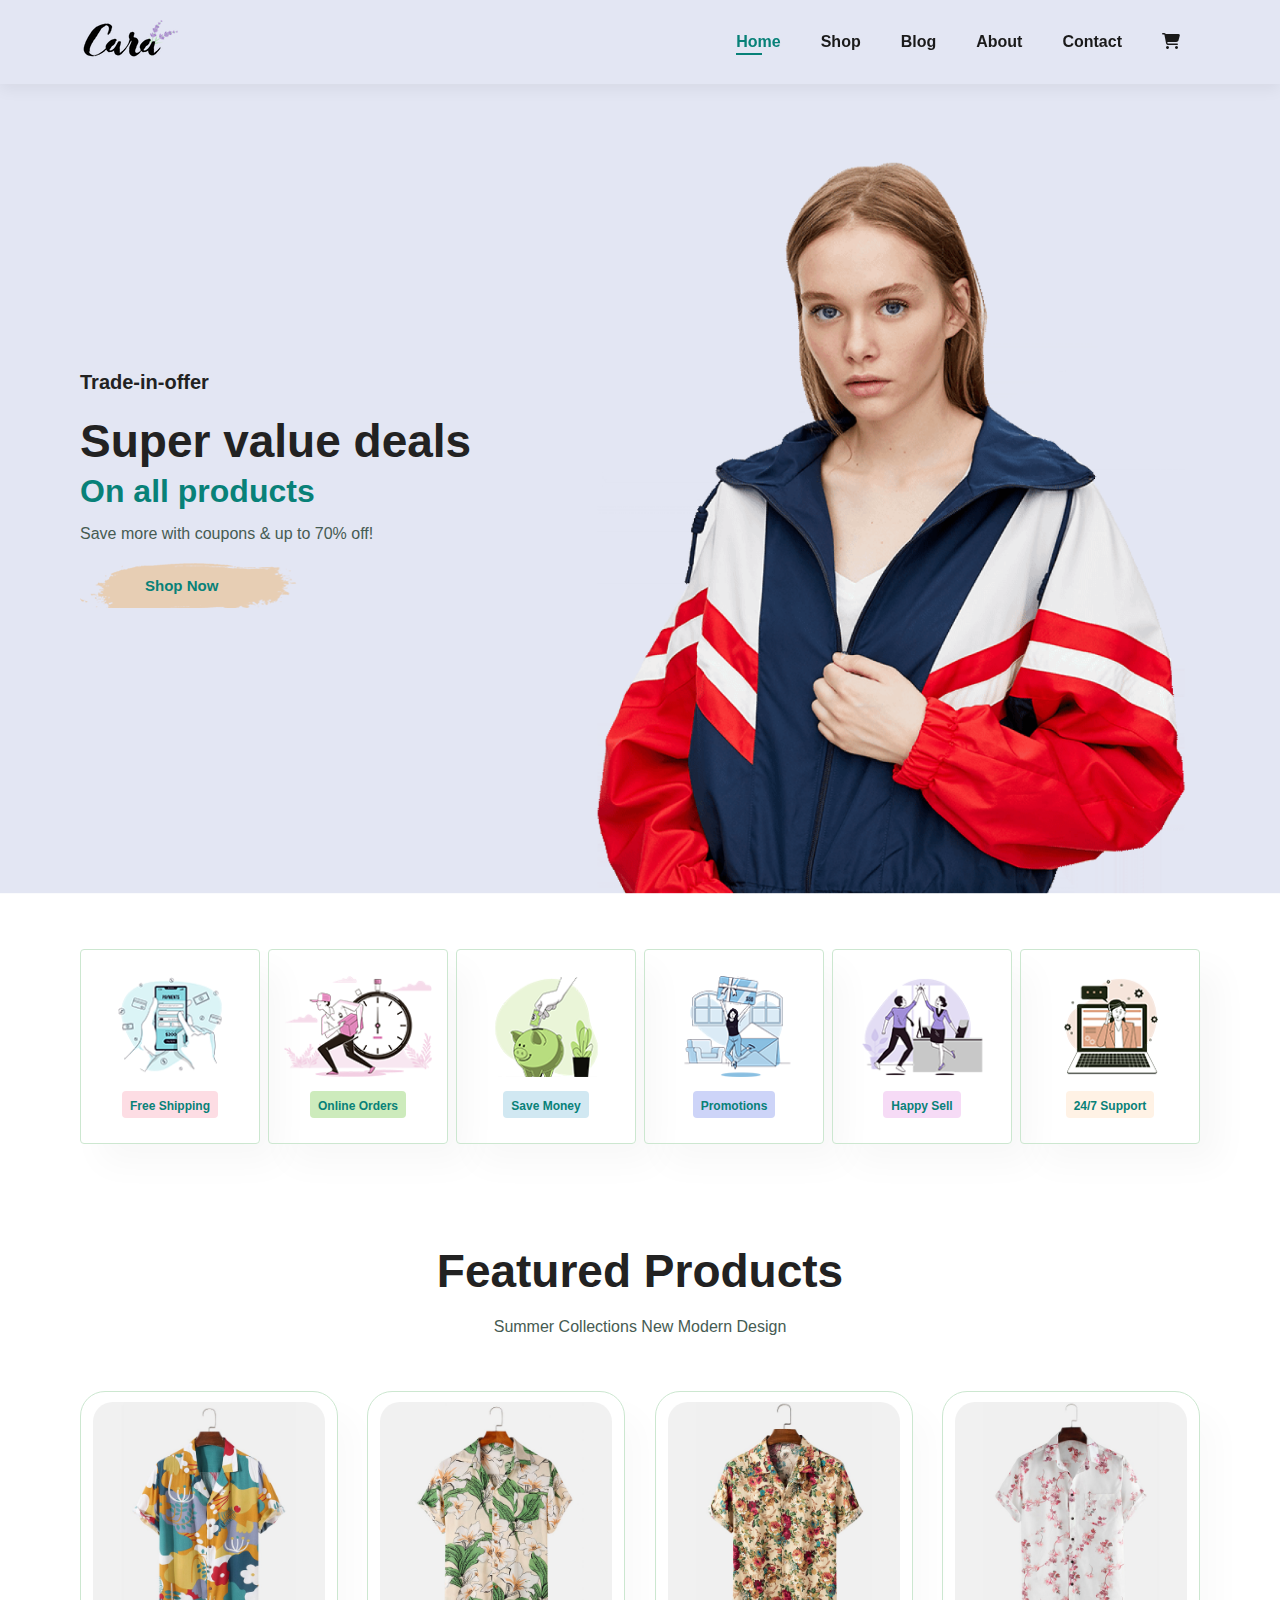
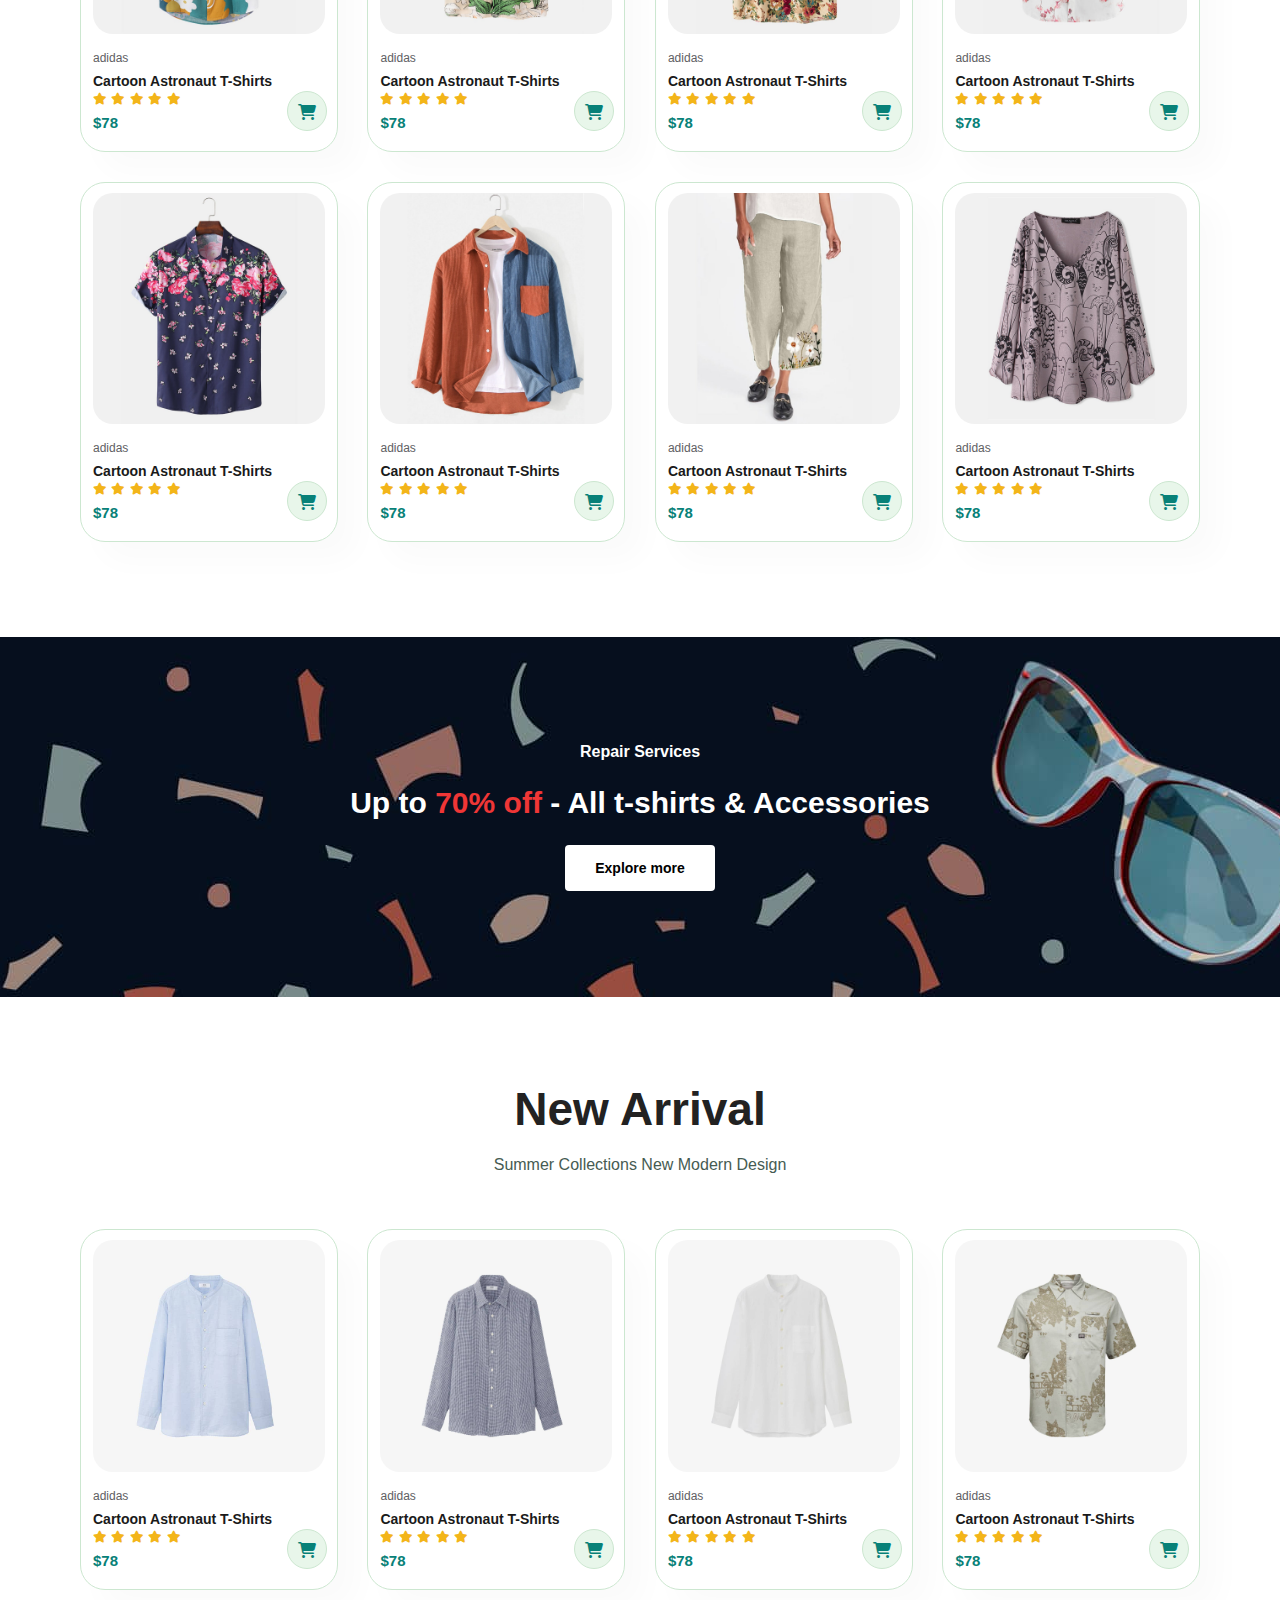
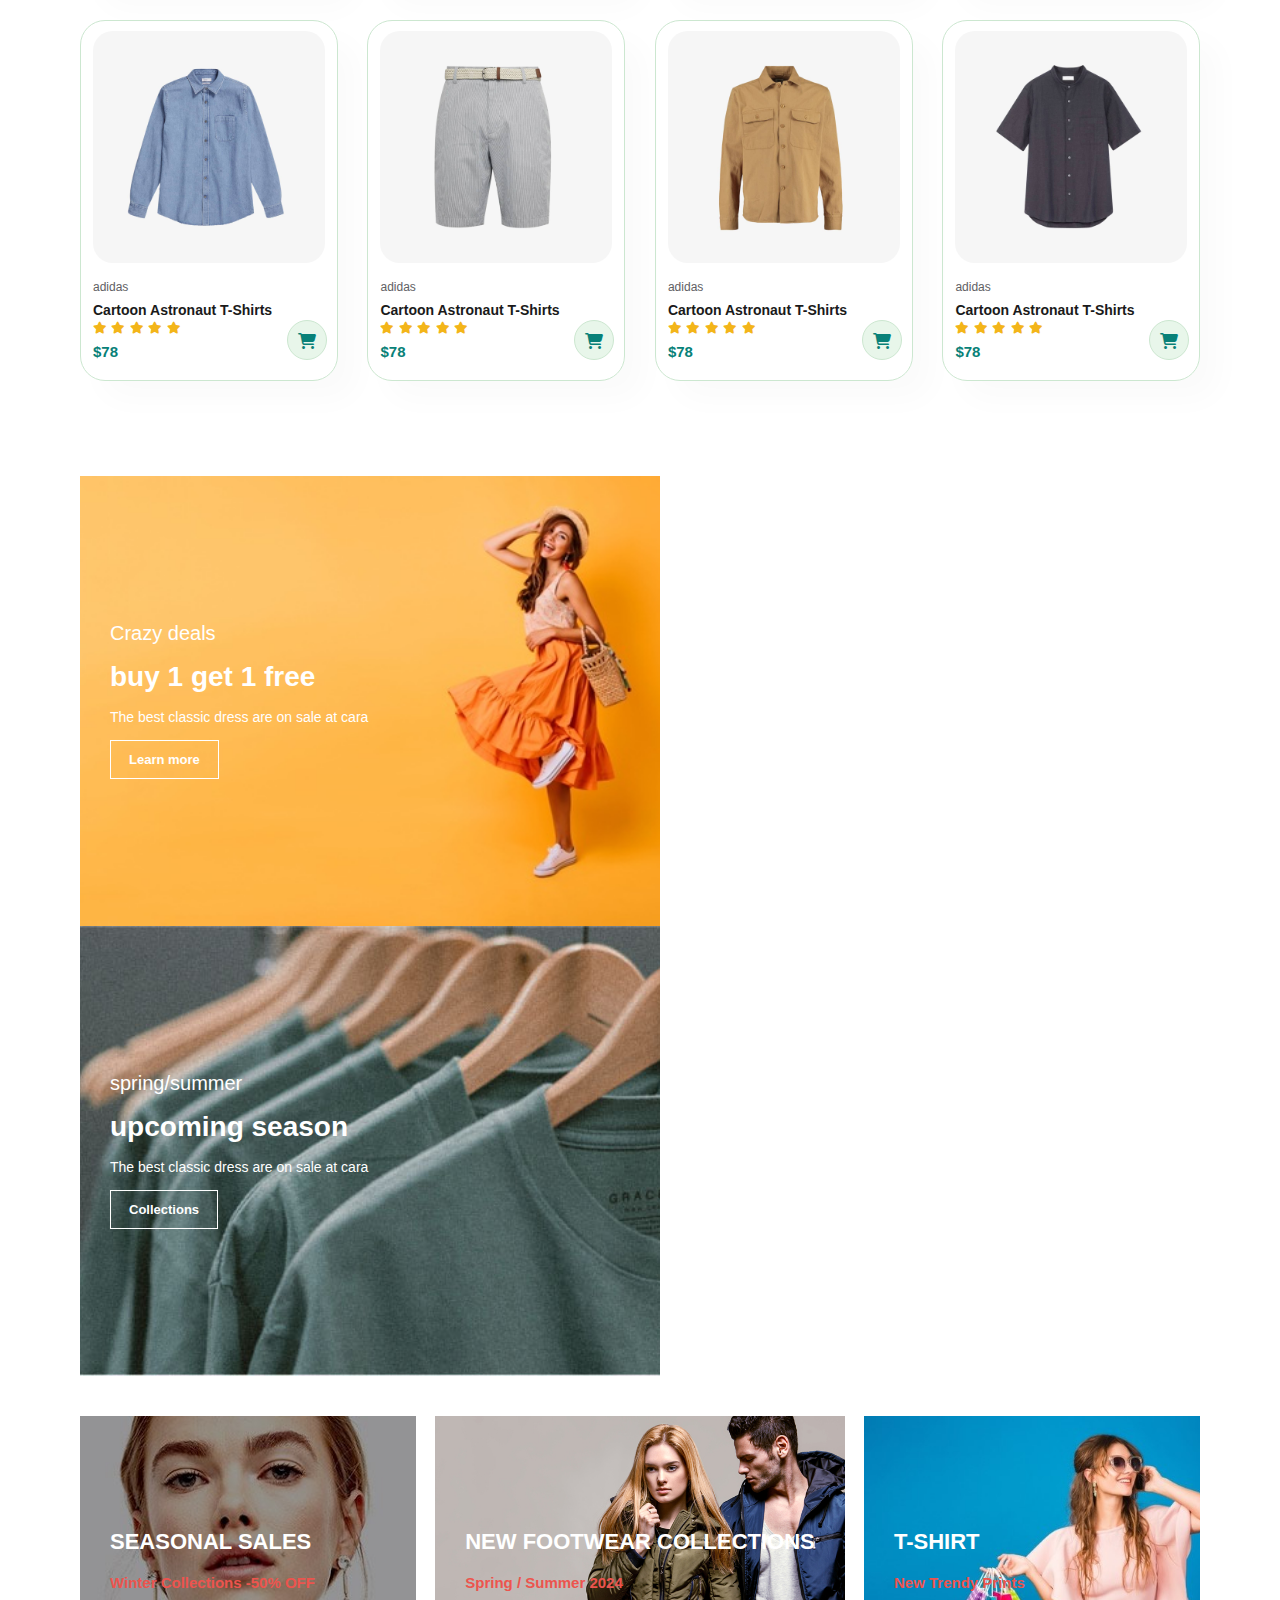
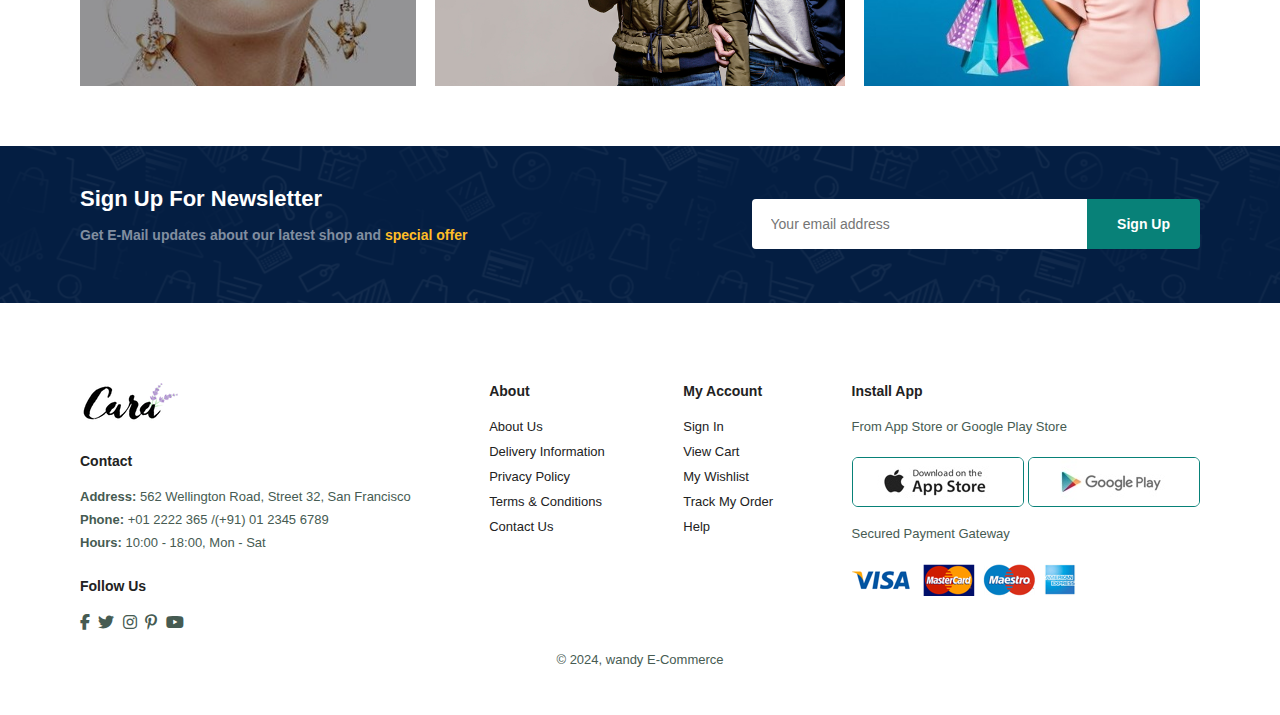
<file: index.html>
<!DOCTYPE html>
<html lang="en">
<head>
    <meta charset="UTF-8">
    <meta name="viewport" content="width=device-width, initial-scale=1.0">
    <title>E-Commerce Site</title>
    <!-- css link -->
    <link rel="stylesheet" href="css/style.css">
    <!-- font awesome link -->
    <link rel="stylesheet" 
    href="https://cdnjs.cloudflare.com/ajax/libs/font-awesome/6.4.2/css/all.min.css" />
</head>
<body>
    
    <!-- header section starts here -->

    <section id="header">
        <a href="#"><img src="assets/logo.png" class="logo" alt=""></a>
        
        <div>
            <ul id="navbar">
                <li><a class="active" href="index.html">Home</a></li>
                <li><a href="shop.html">Shop</a></li>
                <li><a href="blog.html">Blog</a></li>
                <li><a href="about.html">About</a></li>
                <li><a href="contact.html">Contact</a></li>
                <li id="lg-bag"><a href="cart.html"><i class="fa-solid fa-cart-shopping"></i></a></li>
                <a href="#" id="close"><i class="fas fa-window-close"></i></a>
            </ul>
        </div>
        <div id="mobile">
            <a href="cart.html"><i class="fa-solid fa-cart-shopping"></i></a>
            <i id="bar" class="fas fa-outdent"></i>
        </div>
    </section>

    <!-- header section ends here -->
    
    <!-- hero section starts here -->

    <section id="hero">
        <h4>Trade-in-offer</h4>
        <h2>Super value deals</h2>
        <h1>On all products</h1>
        <p>Save more with coupons & up to 70% off!</p>
        <button>Shop Now</button>
    </section>

    <!-- hero section ends here -->

    <!-- feature section starts here -->

    <section id="feature" class="section-p1">
        <div class="fe-box">
            <img src="/assets/features/f1.png" alt="">
            <h6>Free Shipping</h6>
        </div>
        <div class="fe-box">
            <img src="/assets/features/f2.png" alt="">
            <h6>Online Orders</h6>
        </div>
        <div class="fe-box">
            <img src="/assets/features/f3.png" alt="">
            <h6>Save Money</h6>
        </div>
        <div class="fe-box">
            <img src="/assets/features/f4.png" alt="">
            <h6>Promotions</h6>
        </div>
        <div class="fe-box">
            <img src="/assets/features/f5.png" alt="">
            <h6>Happy Sell</h6>
        </div>
        <div class="fe-box">
            <img src="/assets/features/f6.png" alt="">
            <h6>24/7 Support</h6>
        </div>
    </section>

    <!-- feature section ends here -->

    <!-- featured products section starts here -->

    <section id="product1" class="section-p1">
        <h2>Featured Products</h2>
        <p>Summer Collections New Modern Design</p>
        <div class="pro-container">
            <div class="pro">
                <img src="/assets/products/f1.jpg" alt="">
                <div class="des">
                    <span>adidas</span>
                    <h5>Cartoon Astronaut T-Shirts</h5>
                    <div class="star">
                        <i class="fas fa-star"></i>
                        <i class="fas fa-star"></i>
                        <i class="fas fa-star"></i>
                        <i class="fas fa-star"></i>
                        <i class="fas fa-star"></i>
                    </div>
                    <h4>$78</h4>
                </div>
                <a href="#"><i class="fa-solid fa-cart-shopping cart"></i></a>
            </div>
            <div class="pro">
                <img src="/assets/products/f2.jpg" alt="">
                <div class="des">
                    <span>adidas</span>
                    <h5>Cartoon Astronaut T-Shirts</h5>
                    <div class="star">
                        <i class="fas fa-star"></i>
                        <i class="fas fa-star"></i>
                        <i class="fas fa-star"></i>
                        <i class="fas fa-star"></i>
                        <i class="fas fa-star"></i>
                    </div>
                    <h4>$78</h4>
                </div>
                <a href="#"><i class="fa-solid fa-cart-shopping cart"></i></a>
            </div>
            <div class="pro">
                <img src="/assets/products/f3.jpg" alt="">
                <div class="des">
                    <span>adidas</span>
                    <h5>Cartoon Astronaut T-Shirts</h5>
                    <div class="star">
                        <i class="fas fa-star"></i>
                        <i class="fas fa-star"></i>
                        <i class="fas fa-star"></i>
                        <i class="fas fa-star"></i>
                        <i class="fas fa-star"></i>
                    </div>
                    <h4>$78</h4>
                </div>
                <a href="#"><i class="fa-solid fa-cart-shopping cart"></i></a>
            </div>
            <div class="pro">
                <img src="/assets/products/f4.jpg" alt="">
                <div class="des">
                    <span>adidas</span>
                    <h5>Cartoon Astronaut T-Shirts</h5>
                    <div class="star">
                        <i class="fas fa-star"></i>
                        <i class="fas fa-star"></i>
                        <i class="fas fa-star"></i>
                        <i class="fas fa-star"></i>
                        <i class="fas fa-star"></i>
                    </div>
                    <h4>$78</h4>
                </div>
                <a href="#"><i class="fa-solid fa-cart-shopping cart"></i></a>
            </div>
            <div class="pro">
                <img src="/assets/products/f5.jpg" alt="">
                <div class="des">
                    <span>adidas</span>
                    <h5>Cartoon Astronaut T-Shirts</h5>
                    <div class="star">
                        <i class="fas fa-star"></i>
                        <i class="fas fa-star"></i>
                        <i class="fas fa-star"></i>
                        <i class="fas fa-star"></i>
                        <i class="fas fa-star"></i>
                    </div>
                    <h4>$78</h4>
                </div>
                <a href="#"><i class="fa-solid fa-cart-shopping cart"></i></a>
            </div>
            <div class="pro">
                <img src="/assets/products/f6.jpg" alt="">
                <div class="des">
                    <span>adidas</span>
                    <h5>Cartoon Astronaut T-Shirts</h5>
                    <div class="star">
                        <i class="fas fa-star"></i>
                        <i class="fas fa-star"></i>
                        <i class="fas fa-star"></i>
                        <i class="fas fa-star"></i>
                        <i class="fas fa-star"></i>
                    </div>
                    <h4>$78</h4>
                </div>
                <a href="#"><i class="fa-solid fa-cart-shopping cart"></i></a>
            </div>
            <div class="pro">
                <img src="/assets/products/f7.jpg" alt="">
                <div class="des">
                    <span>adidas</span>
                    <h5>Cartoon Astronaut T-Shirts</h5>
                    <div class="star">
                        <i class="fas fa-star"></i>
                        <i class="fas fa-star"></i>
                        <i class="fas fa-star"></i>
                        <i class="fas fa-star"></i>
                        <i class="fas fa-star"></i>
                    </div>
                    <h4>$78</h4>
                </div>
                <a href="#"><i class="fa-solid fa-cart-shopping cart"></i></a>
            </div>
            <div class="pro">
                <img src="/assets/products/f8.jpg" alt="">
                <div class="des">
                    <span>adidas</span>
                    <h5>Cartoon Astronaut T-Shirts</h5>
                    <div class="star">
                        <i class="fas fa-star"></i>
                        <i class="fas fa-star"></i>
                        <i class="fas fa-star"></i>
                        <i class="fas fa-star"></i>
                        <i class="fas fa-star"></i>
                    </div>
                    <h4>$78</h4>
                </div>
                <a href="#"><i class="fa-solid fa-cart-shopping cart"></i></a>
            </div>
        </div>
    </section>

    <!-- featured products section ends here -->

    <!-- banner section starts here -->

    <section id="banner" class="section-m1">
        <h4>Repair Services</h4>
        <h2>Up to <span>70% off</span> - All t-shirts & Accessories</h2>
        <button class="normal">Explore more</button>
    </section>

    <!-- banner section ends here -->

    <!-- new arrival section ends here -->

    <section id="product1" class="section-p1">
        <h2>New Arrival</h2>
        <p>Summer Collections New Modern Design</p>
        <div class="pro-container">
            <div class="pro">
                <img src="/assets/products/n1.jpg" alt="">
                <div class="des">
                    <span>adidas</span>
                    <h5>Cartoon Astronaut T-Shirts</h5>
                    <div class="star">
                        <i class="fas fa-star"></i>
                        <i class="fas fa-star"></i>
                        <i class="fas fa-star"></i>
                        <i class="fas fa-star"></i>
                        <i class="fas fa-star"></i>
                    </div>
                    <h4>$78</h4>
                </div>
                <a href="#"><i class="fa-solid fa-cart-shopping cart"></i></a>
            </div>
            <div class="pro">
                <img src="/assets/products/n2.jpg" alt="">
                <div class="des">
                    <span>adidas</span>
                    <h5>Cartoon Astronaut T-Shirts</h5>
                    <div class="star">
                        <i class="fas fa-star"></i>
                        <i class="fas fa-star"></i>
                        <i class="fas fa-star"></i>
                        <i class="fas fa-star"></i>
                        <i class="fas fa-star"></i>
                    </div>
                    <h4>$78</h4>
                </div>
                <a href="#"><i class="fa-solid fa-cart-shopping cart"></i></a>
            </div>
            <div class="pro">
                <img src="/assets/products/n3.jpg" alt="">
                <div class="des">
                    <span>adidas</span>
                    <h5>Cartoon Astronaut T-Shirts</h5>
                    <div class="star">
                        <i class="fas fa-star"></i>
                        <i class="fas fa-star"></i>
                        <i class="fas fa-star"></i>
                        <i class="fas fa-star"></i>
                        <i class="fas fa-star"></i>
                    </div>
                    <h4>$78</h4>
                </div>
                <a href="#"><i class="fa-solid fa-cart-shopping cart"></i></a>
            </div>
            <div class="pro">
                <img src="/assets/products/n4.jpg" alt="">
                <div class="des">
                    <span>adidas</span>
                    <h5>Cartoon Astronaut T-Shirts</h5>
                    <div class="star">
                        <i class="fas fa-star"></i>
                        <i class="fas fa-star"></i>
                        <i class="fas fa-star"></i>
                        <i class="fas fa-star"></i>
                        <i class="fas fa-star"></i>
                    </div>
                    <h4>$78</h4>
                </div>
                <a href="#"><i class="fa-solid fa-cart-shopping cart"></i></a>
            </div>
            <div class="pro">
                <img src="/assets/products/n5.jpg" alt="">
                <div class="des">
                    <span>adidas</span>
                    <h5>Cartoon Astronaut T-Shirts</h5>
                    <div class="star">
                        <i class="fas fa-star"></i>
                        <i class="fas fa-star"></i>
                        <i class="fas fa-star"></i>
                        <i class="fas fa-star"></i>
                        <i class="fas fa-star"></i>
                    </div>
                    <h4>$78</h4>
                </div>
                <a href="#"><i class="fa-solid fa-cart-shopping cart"></i></a>
            </div>
            <div class="pro">
                <img src="/assets/products/n6.jpg" alt="">
                <div class="des">
                    <span>adidas</span>
                    <h5>Cartoon Astronaut T-Shirts</h5>
                    <div class="star">
                        <i class="fas fa-star"></i>
                        <i class="fas fa-star"></i>
                        <i class="fas fa-star"></i>
                        <i class="fas fa-star"></i>
                        <i class="fas fa-star"></i>
                    </div>
                    <h4>$78</h4>
                </div>
                <a href="#"><i class="fa-solid fa-cart-shopping cart"></i></a>
            </div>
            <div class="pro">
                <img src="/assets/products/n7.jpg" alt="">
                <div class="des">
                    <span>adidas</span>
                    <h5>Cartoon Astronaut T-Shirts</h5>
                    <div class="star">
                        <i class="fas fa-star"></i>
                        <i class="fas fa-star"></i>
                        <i class="fas fa-star"></i>
                        <i class="fas fa-star"></i>
                        <i class="fas fa-star"></i>
                    </div>
                    <h4>$78</h4>
                </div>
                <a href="#"><i class="fa-solid fa-cart-shopping cart"></i></a>
            </div>
            <div class="pro">
                <img src="/assets/products/n8.jpg" alt="">
                <div class="des">
                    <span>adidas</span>
                    <h5>Cartoon Astronaut T-Shirts</h5>
                    <div class="star">
                        <i class="fas fa-star"></i>
                        <i class="fas fa-star"></i>
                        <i class="fas fa-star"></i>
                        <i class="fas fa-star"></i>
                        <i class="fas fa-star"></i>
                    </div>
                    <h4>$78</h4>
                </div>
                <a href="#"><i class="fa-solid fa-cart-shopping cart"></i></a>
            </div>
        </div>
    </section>
    
    <!-- new arrival section ends here -->

    <!-- sm-banner section ends here -->

    <section id="sm-banner" class="section-p1">
        <div class="banner-box">
            <h4>Crazy deals</h4>
            <h2>buy 1 get 1 free</h2>
            <span>The best classic dress are on sale at cara</span>
            <button class="white">Learn more</button>
        </div>
        <div class="banner-box banner-box2">
            <h4>spring/summer</h4>
            <h2>upcoming season</h2>
            <span>The best classic dress are on sale at cara</span>
            <button class="white">Collections</button>
        </div>
    </section>

    <!-- sm-banner section ends here -->

    <!-- banner3 section starts here -->

    <section id="banner3">
        <div class="banner-box">
            <h2>SEASONAL SALES</h2>
            <h3>Winter Collections -50% OFF</h3>
        </div>
        <div class="banner-box banner-box2">
            <h2>NEW FOOTWEAR COLLECTIONS</h2>
            <h3>Spring / Summer 2024</h3>
        </div>
        <div class="banner-box banner-box3">
            <h2>T-SHIRT</h2>
            <h3>New Trendy Prints</h3>
        </div>
    </section>

    <!-- banner3 section ends here -->

    <!-- newsletter section starts here -->

    <section id="newsletter" class="section-p1 section-m1">
        <div class="newstext">
            <h4>Sign Up For Newsletter</h4>
            <p>Get E-Mail updates about our latest shop and <span>special offer</span></p>
        </div>
        <div class="form">
            <input type="text" placeholder="Your email address">
            <button class="normal">Sign Up</button>
        </div>
    </section>

    <!-- newsletter section ends here -->

    <!-- footer section starts here -->

    <footer id="footer" class="section-p1">
        <div class="col">
            <img class="logo" src="assets/logo.png" alt="">
            <h4>Contact</h4>
            <p><strong>Address: </strong>562 Wellington Road, Street 32, San Francisco</p>
            <p><strong>Phone: </strong>+01 2222 365 /(+91) 01 2345 6789</p>
            <p><strong>Hours: </strong>10:00 - 18:00, Mon - Sat</p>
            <div class="follow">
                <h4>Follow Us</h4>
                <div class="icon">
                    <i class="fab fa-facebook-f"></i>
                    <i class="fab fa-twitter"></i>
                    <i class="fab fa-instagram"></i>
                    <i class="fab fa-pinterest-p"></i>
                    <i class="fab fa-youtube"></i>
                </div>
            </div>
        </div>
        <div class="col">
            <h4>About</h4>
            <a href="#">About Us</a>
            <a href="#">Delivery Information</a>
            <a href="#">Privacy Policy</a>
            <a href="#">Terms & Conditions</a>
            <a href="#">Contact Us</a>
        </div>
        <div class="col">
            <h4>My Account</h4>
            <a href="#">Sign In</a>
            <a href="#">View Cart</a>
            <a href="#">My Wishlist</a>
            <a href="#">Track My Order</a>
            <a href="#">Help</a>
        </div>
        <div class="col install">
            <h4>Install App</h4>
            <p>From App Store or Google Play Store</p>
            <div class="row">
                <img src="assets/pay/app.jpg" alt="">
                <img src="assets/pay/play.jpg" alt="">
            </div>
            <p>Secured Payment Gateway</p>
            <img src="assets/pay/pay.png" alt="">
        </div>

        <div class="copyright">
            <p>© 2024, wandy E-Commerce</p>
        </div>
    </footer>

    <!-- footer section ends here -->

    <!-- script files -->
    <script src="script.js"></script>
</body>
</html>
</file>
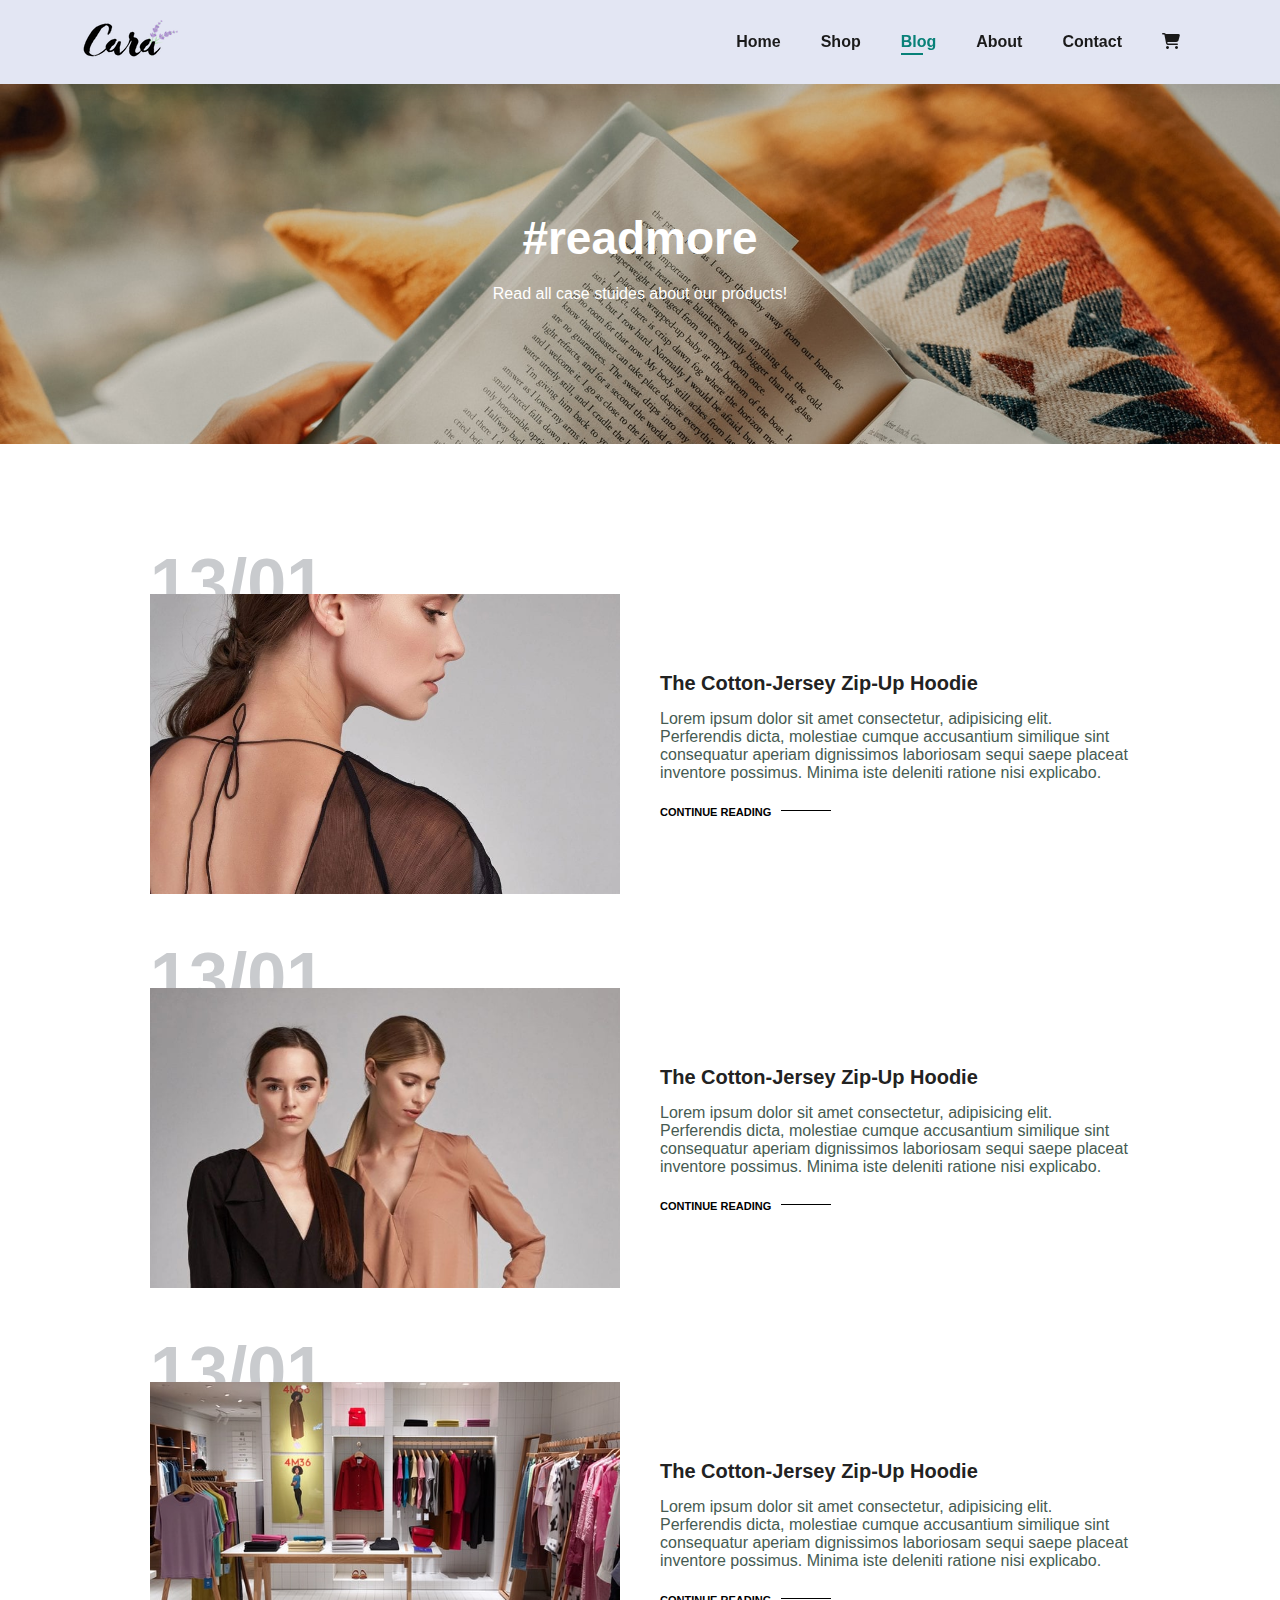
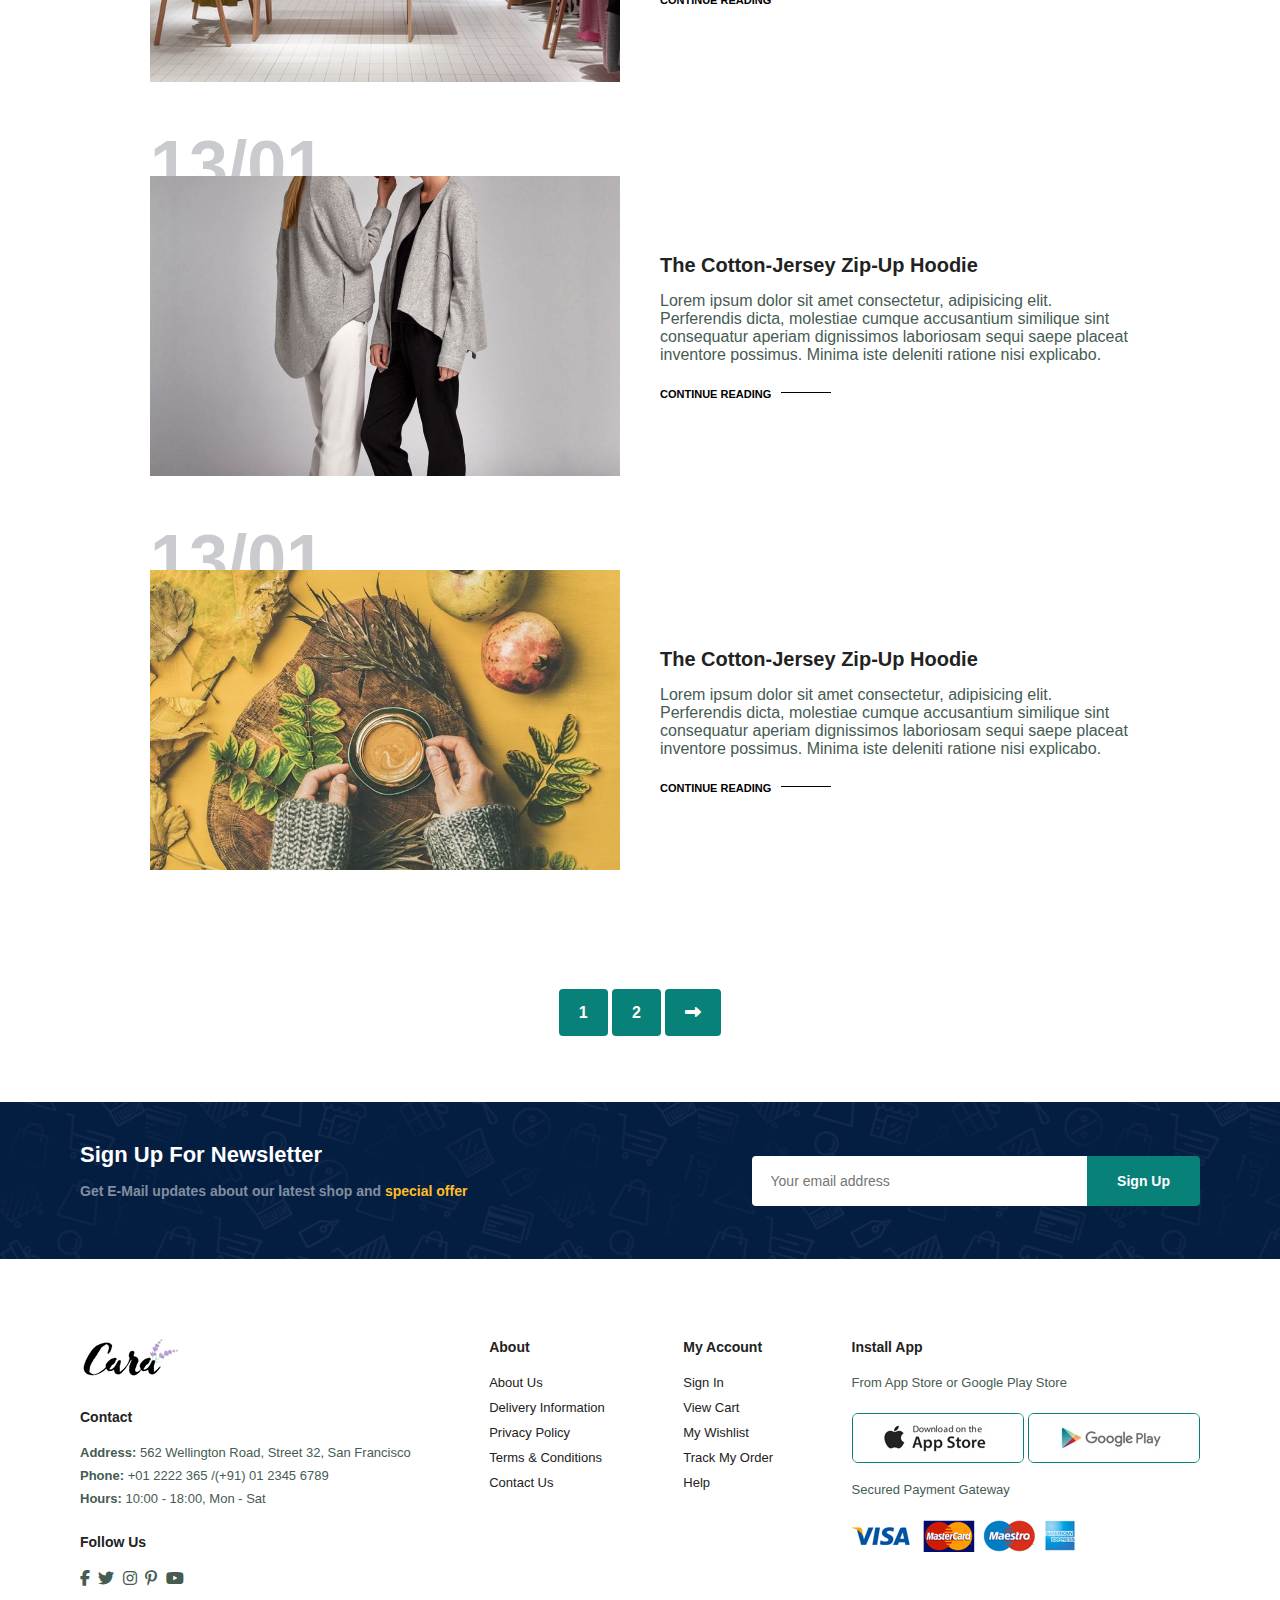
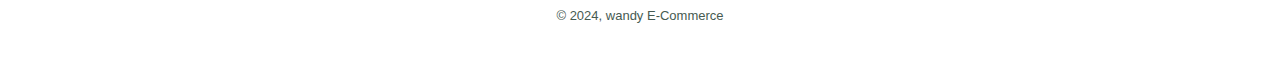
<file: blog.html>
<!DOCTYPE html>
<html lang="en">
<head>
    <meta charset="UTF-8">
    <meta name="viewport" content="width=device-width, initial-scale=1.0">
    <title>E-Commerce Site</title>
    <!-- css link -->
    <link rel="stylesheet" href="css/style.css">
    <!-- font awesome link -->
    <link rel="stylesheet" 
    href="https://cdnjs.cloudflare.com/ajax/libs/font-awesome/6.4.2/css/all.min.css" />
</head>
<body>
    
    <!-- header section starts here -->

    <section id="header">
        <a href="#"><img src="assets/logo.png" class="logo" alt=""></a>
        
        <div>
            <ul id="navbar">
                <li><a href="index.html">Home</a></li>
                <li><a href="shop.html">Shop</a></li>
                <li><a class="active" href="blog.html">Blog</a></li>
                <li><a href="about.html">About</a></li>
                <li><a href="contact.html">Contact</a></li>
                <li id="lg-bag"><a href="cart.html"><i class="fa-solid fa-cart-shopping"></i></a></li>
                <a href="#" id="close"><i class="fas fa-window-close"></i></a>
            </ul>
        </div>
        <div id="mobile">
            <a href="cart.html"><i class="fa-solid fa-cart-shopping"></i></a>
            <i id="bar" class="fas fa-outdent"></i>
        </div>
    </section>

    <!-- header section ends here -->
    
    <!-- hero section starts here -->

    <section id="page-header" class="blog-header">
        <h2>#readmore</h2>
        <p>Read all case stuides about our products!</p>
    </section>

    <!-- hero section ends here -->

    <!-- blog section ends here -->

    <section id="blog">
        <div class="blog-box">
           <div class="blog-image">
             <img src="assets/blog/b1.jpg" alt="">
           </div>
           <div class="blog-details">
             <h4>The Cotton-Jersey Zip-Up Hoodie</h4>
             <p>Lorem ipsum dolor sit amet consectetur, adipisicing elit. Perferendis dicta, molestiae cumque accusantium similique sint consequatur aperiam dignissimos laboriosam sequi saepe placeat inventore possimus. Minima iste deleniti ratione nisi explicabo.</p>   
             <a href="#">CONTINUE READING</a>
            </div>
            <h1>13/01</h1> 
        </div>
        <div class="blog-box">
            <div class="blog-image">
              <img src="assets/blog/b2.jpg" alt="">
            </div>
            <div class="blog-details">
              <h4>The Cotton-Jersey Zip-Up Hoodie</h4>
              <p>Lorem ipsum dolor sit amet consectetur, adipisicing elit. Perferendis dicta, molestiae cumque accusantium similique sint consequatur aperiam dignissimos laboriosam sequi saepe placeat inventore possimus. Minima iste deleniti ratione nisi explicabo.</p>   
              <a href="#">CONTINUE READING</a>
             </div>
             <h1>13/01</h1> 
         </div>
         <div class="blog-box">
            <div class="blog-image">
              <img src="assets/blog/b3.jpg" alt="">
            </div>
            <div class="blog-details">
              <h4>The Cotton-Jersey Zip-Up Hoodie</h4>
              <p>Lorem ipsum dolor sit amet consectetur, adipisicing elit. Perferendis dicta, molestiae cumque accusantium similique sint consequatur aperiam dignissimos laboriosam sequi saepe placeat inventore possimus. Minima iste deleniti ratione nisi explicabo.</p>   
              <a href="#">CONTINUE READING</a>
             </div>
             <h1>13/01</h1> 
         </div>
         <div class="blog-box">
            <div class="blog-image">
              <img src="assets/blog/b4.jpg" alt="">
            </div>
            <div class="blog-details">
              <h4>The Cotton-Jersey Zip-Up Hoodie</h4>
              <p>Lorem ipsum dolor sit amet consectetur, adipisicing elit. Perferendis dicta, molestiae cumque accusantium similique sint consequatur aperiam dignissimos laboriosam sequi saepe placeat inventore possimus. Minima iste deleniti ratione nisi explicabo.</p>   
              <a href="#">CONTINUE READING</a>
             </div>
             <h1>13/01</h1> 
         </div>
         <div class="blog-box">
            <div class="blog-image">
              <img src="assets/blog/b6.jpg" alt="">
            </div>
            <div class="blog-details">
              <h4>The Cotton-Jersey Zip-Up Hoodie</h4>
              <p>Lorem ipsum dolor sit amet consectetur, adipisicing elit. Perferendis dicta, molestiae cumque accusantium similique sint consequatur aperiam dignissimos laboriosam sequi saepe placeat inventore possimus. Minima iste deleniti ratione nisi explicabo.</p>   
              <a href="#">CONTINUE READING</a>
             </div>
             <h1>13/01</h1> 
         </div>
    </section>
    <!-- blog section ends here -->

    <!-- pagination section ends here -->

    <section id="pagination" class="section-p1">
        <a href="#">1</a>
        <a href="#">2</a>
        <a href="#"><i class="fas fa-long-arrow-alt-right"></i></a>
    </section>

    <!-- pagination section ends here -->

    <!-- newsletter section starts here -->

    <section id="newsletter" class="section-p1 section-m1">
        <div class="newstext">
            <h4>Sign Up For Newsletter</h4>
            <p>Get E-Mail updates about our latest shop and <span>special offer</span></p>
        </div>
        <div class="form">
            <input type="text" placeholder="Your email address">
            <button class="normal">Sign Up</button>
        </div>
    </section>

    <!-- newsletter section ends here -->

    <!-- footer section starts here -->

    <footer id="footer" class="section-p1">
        <div class="col">
            <img class="logo" src="assets/logo.png" alt="">
            <h4>Contact</h4>
            <p><strong>Address: </strong>562 Wellington Road, Street 32, San Francisco</p>
            <p><strong>Phone: </strong>+01 2222 365 /(+91) 01 2345 6789</p>
            <p><strong>Hours: </strong>10:00 - 18:00, Mon - Sat</p>
            <div class="follow">
                <h4>Follow Us</h4>
                <div class="icon">
                    <i class="fab fa-facebook-f"></i>
                    <i class="fab fa-twitter"></i>
                    <i class="fab fa-instagram"></i>
                    <i class="fab fa-pinterest-p"></i>
                    <i class="fab fa-youtube"></i>
                </div>
            </div>
        </div>
        <div class="col">
            <h4>About</h4>
            <a href="#">About Us</a>
            <a href="#">Delivery Information</a>
            <a href="#">Privacy Policy</a>
            <a href="#">Terms & Conditions</a>
            <a href="#">Contact Us</a>
        </div>
        <div class="col">
            <h4>My Account</h4>
            <a href="#">Sign In</a>
            <a href="#">View Cart</a>
            <a href="#">My Wishlist</a>
            <a href="#">Track My Order</a>
            <a href="#">Help</a>
        </div>
        <div class="col install">
            <h4>Install App</h4>
            <p>From App Store or Google Play Store</p>
            <div class="row">
                <img src="assets/pay/app.jpg" alt="">
                <img src="assets/pay/play.jpg" alt="">
            </div>
            <p>Secured Payment Gateway</p>
            <img src="assets/pay/pay.png" alt="">
        </div>

        <div class="copyright">
            <p>© 2024, wandy E-Commerce</p>
        </div>
    </footer>

    <!-- footer section ends here -->

    <!-- script files -->
    <script src="script.js"></script>
</body>
</html>
</file>
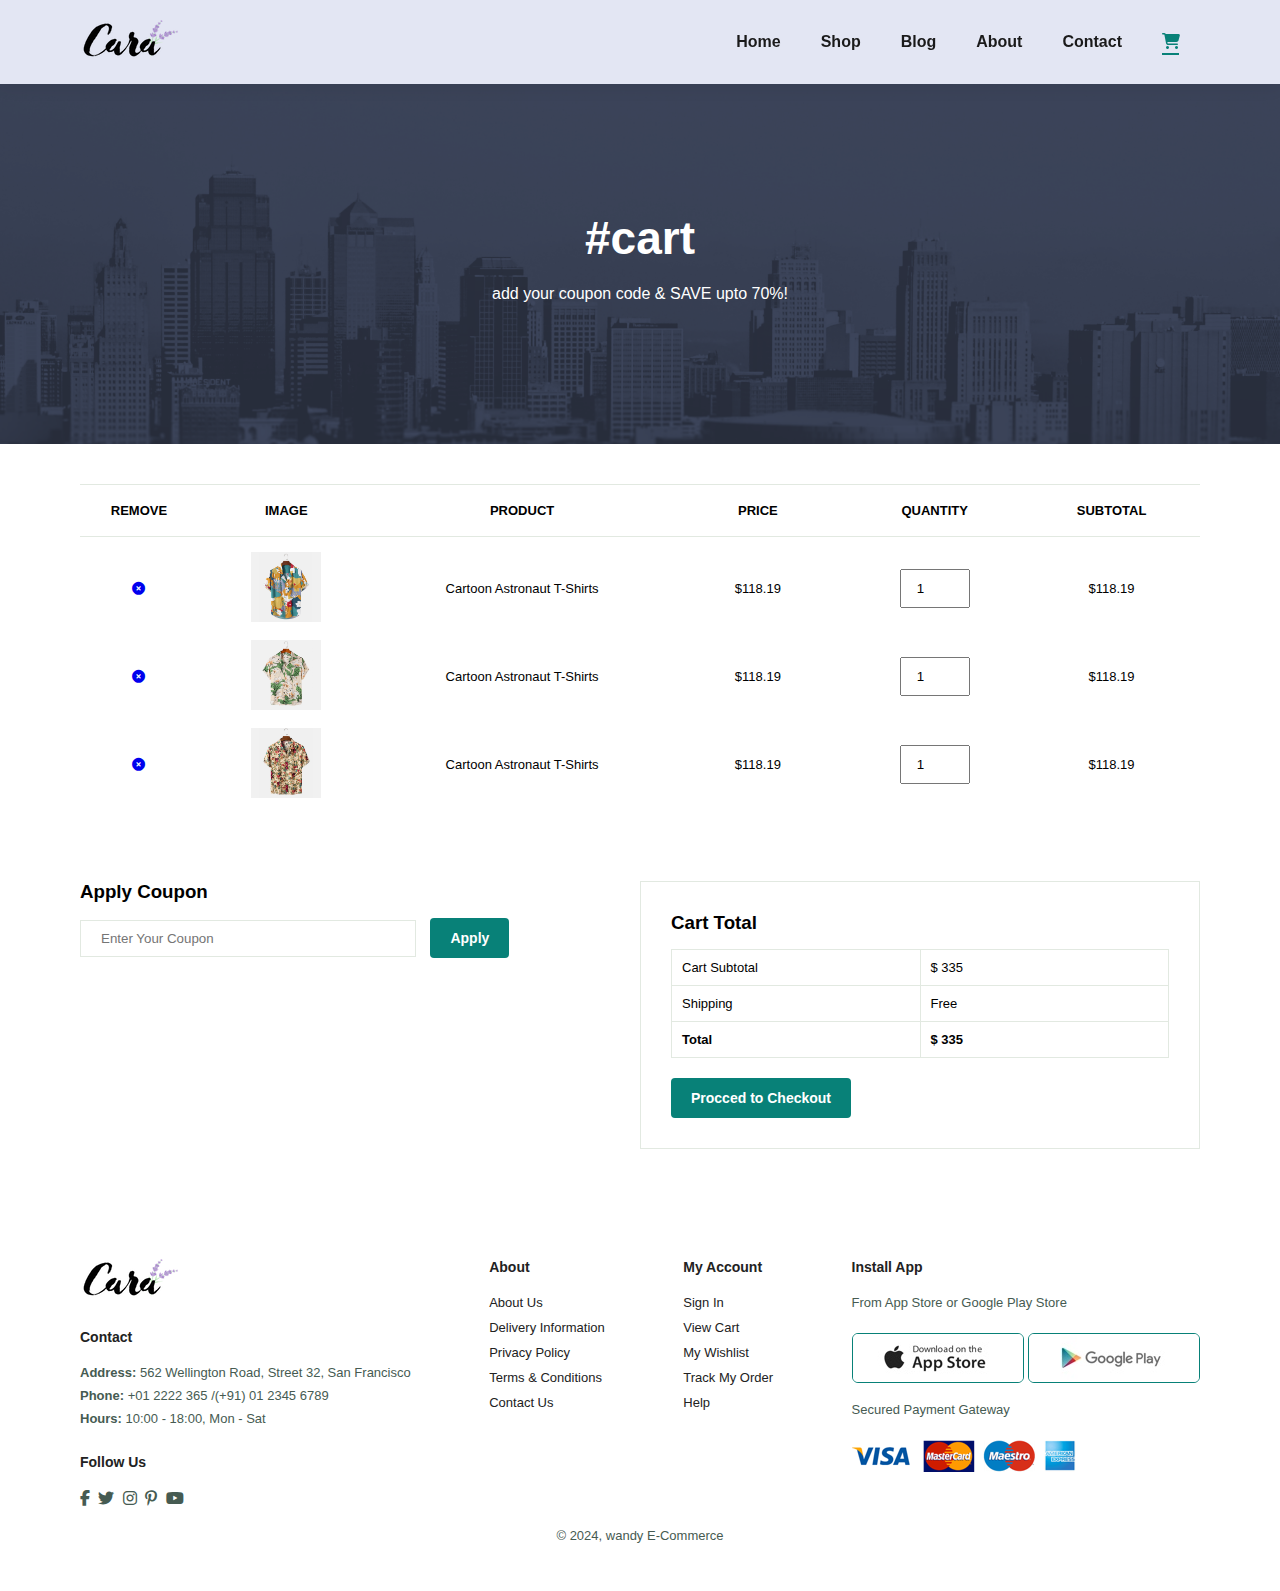
<file: cart.html>
<!DOCTYPE html>
<html lang="en">
<head>
    <meta charset="UTF-8">
    <meta name="viewport" content="width=device-width, initial-scale=1.0">
    <title>E-Commerce Site</title>
    <!-- css link -->
    <link rel="stylesheet" href="css/style.css">
    <!-- font awesome link -->
    <link rel="stylesheet" 
    href="https://cdnjs.cloudflare.com/ajax/libs/font-awesome/6.4.2/css/all.min.css" />
</head>
<body>
    
    <!-- header section starts here -->

    <section id="header">
        <a href="#"><img src="assets/logo.png" class="logo" alt=""></a>
        
        <div>
            <ul id="navbar">
                <li><a href="index.html">Home</a></li>
                <li><a href="shop.html">Shop</a></li>
                <li><a href="blog.html">Blog</a></li>
                <li><a href="about.html">About</a></li>
                <li><a href="contact.html">Contact</a></li>
                <li id="lg-bag"><a class="active" href="cart.html"><i class="fa-solid fa-cart-shopping"></i></a></li>
                <a href="#" id="close"><i class="fas fa-window-close"></i></a>
            </ul>
        </div>
        <div id="mobile">
            <a href="cart.html"><i class="fa-solid fa-cart-shopping"></i></a>
            <i id="bar" class="fas fa-outdent"></i>
        </div>
    </section>

    <!-- header section ends here -->
    
    <!-- hero section starts here -->

    <section id="page-header" class="about-header">
        <h2>#cart</h2>
        <p>add your coupon code & SAVE upto 70%!</p>
    </section>

    <!-- hero section ends here -->

    <!-- cart items section starts here -->

    <section id="cart" class="section-p1">
        <table width="100%">
            <thead>
                <tr>
                    <td>Remove</td>
                    <td>Image</td>
                    <td>Product</td>
                    <td>Price</td>
                    <td>Quantity</td>
                    <td>Subtotal</td>
                </tr>
            </thead>
            <tbody>
                <tr>
                    <td><a href="#"><i class="fas fa-times-circle"></i></a></td>
                    <td><img src="assets/products/f1.jpg" alt=""></td>
                    <td>Cartoon Astronaut T-Shirts</td>
                    <td>$118.19</td>
                    <td><input type="number" value="1"></td>
                    <td>$118.19</td>
                </tr>
                <tr>
                    <td><a href="#"><i class="fas fa-times-circle"></i></a></td>
                    <td><img src="assets/products/f2.jpg" alt=""></td>
                    <td>Cartoon Astronaut T-Shirts</td>
                    <td>$118.19</td>
                    <td><input type="number" value="1"></td>
                    <td>$118.19</td>
                </tr>
                <tr>
                    <td><a href="#"><i class="fas fa-times-circle"></i></a></td>
                    <td><img src="assets/products/f3.jpg" alt=""></td>
                    <td>Cartoon Astronaut T-Shirts</td>
                    <td>$118.19</td>
                    <td><input type="number" value="1"></td>
                    <td>$118.19</td>
                </tr>
            </tbody>
        </table>
    </section>

    <!-- cart items section ends here -->

    <!-- hero section starts here -->

    <section id="cart-add" class="section-p1">
        <div id="coupon">
            <h3>Apply Coupon</h3>
            <div>
                <input type="text" placeholder="Enter Your Coupon">
                <button class="normal">Apply</button>
            </div>
        </div>
        <div id="subtotal">
            <h3>Cart Total</h3>
            <table>
                <tr>
                    <td>Cart Subtotal</td>
                    <td>$ 335</td>
                </tr>
                <tr>
                    <td>Shipping</td>
                    <td>Free</td>
                </tr>
                <tr>
                    <td><strong>Total</strong></td>
                    <td><strong>$ 335</strong></td>
                </tr>
            </table>
            <button class="normal">Procced to Checkout</button>
        </div>
    </section>

    <!-- hero section ends here -->

    <!-- footer section starts here -->

    <footer id="footer" class="section-p1">
        <div class="col">
            <img class="logo" src="assets/logo.png" alt="">
            <h4>Contact</h4>
            <p><strong>Address: </strong>562 Wellington Road, Street 32, San Francisco</p>
            <p><strong>Phone: </strong>+01 2222 365 /(+91) 01 2345 6789</p>
            <p><strong>Hours: </strong>10:00 - 18:00, Mon - Sat</p>
            <div class="follow">
                <h4>Follow Us</h4>
                <div class="icon">
                    <i class="fab fa-facebook-f"></i>
                    <i class="fab fa-twitter"></i>
                    <i class="fab fa-instagram"></i>
                    <i class="fab fa-pinterest-p"></i>
                    <i class="fab fa-youtube"></i>
                </div>
            </div>
        </div>
        <div class="col">
            <h4>About</h4>
            <a href="#">About Us</a>
            <a href="#">Delivery Information</a>
            <a href="#">Privacy Policy</a>
            <a href="#">Terms & Conditions</a>
            <a href="#">Contact Us</a>
        </div>
        <div class="col">
            <h4>My Account</h4>
            <a href="#">Sign In</a>
            <a href="#">View Cart</a>
            <a href="#">My Wishlist</a>
            <a href="#">Track My Order</a>
            <a href="#">Help</a>
        </div>
        <div class="col install">
            <h4>Install App</h4>
            <p>From App Store or Google Play Store</p>
            <div class="row">
                <img src="assets/pay/app.jpg" alt="">
                <img src="assets/pay/play.jpg" alt="">
            </div>
            <p>Secured Payment Gateway</p>
            <img src="assets/pay/pay.png" alt="">
        </div>

        <div class="copyright">
            <p>© 2024, wandy E-Commerce</p>
        </div>
    </footer>

    <!-- footer section ends here -->

    <!-- script files -->
    <script src="script.js"></script>
</body>
</html>
</file>
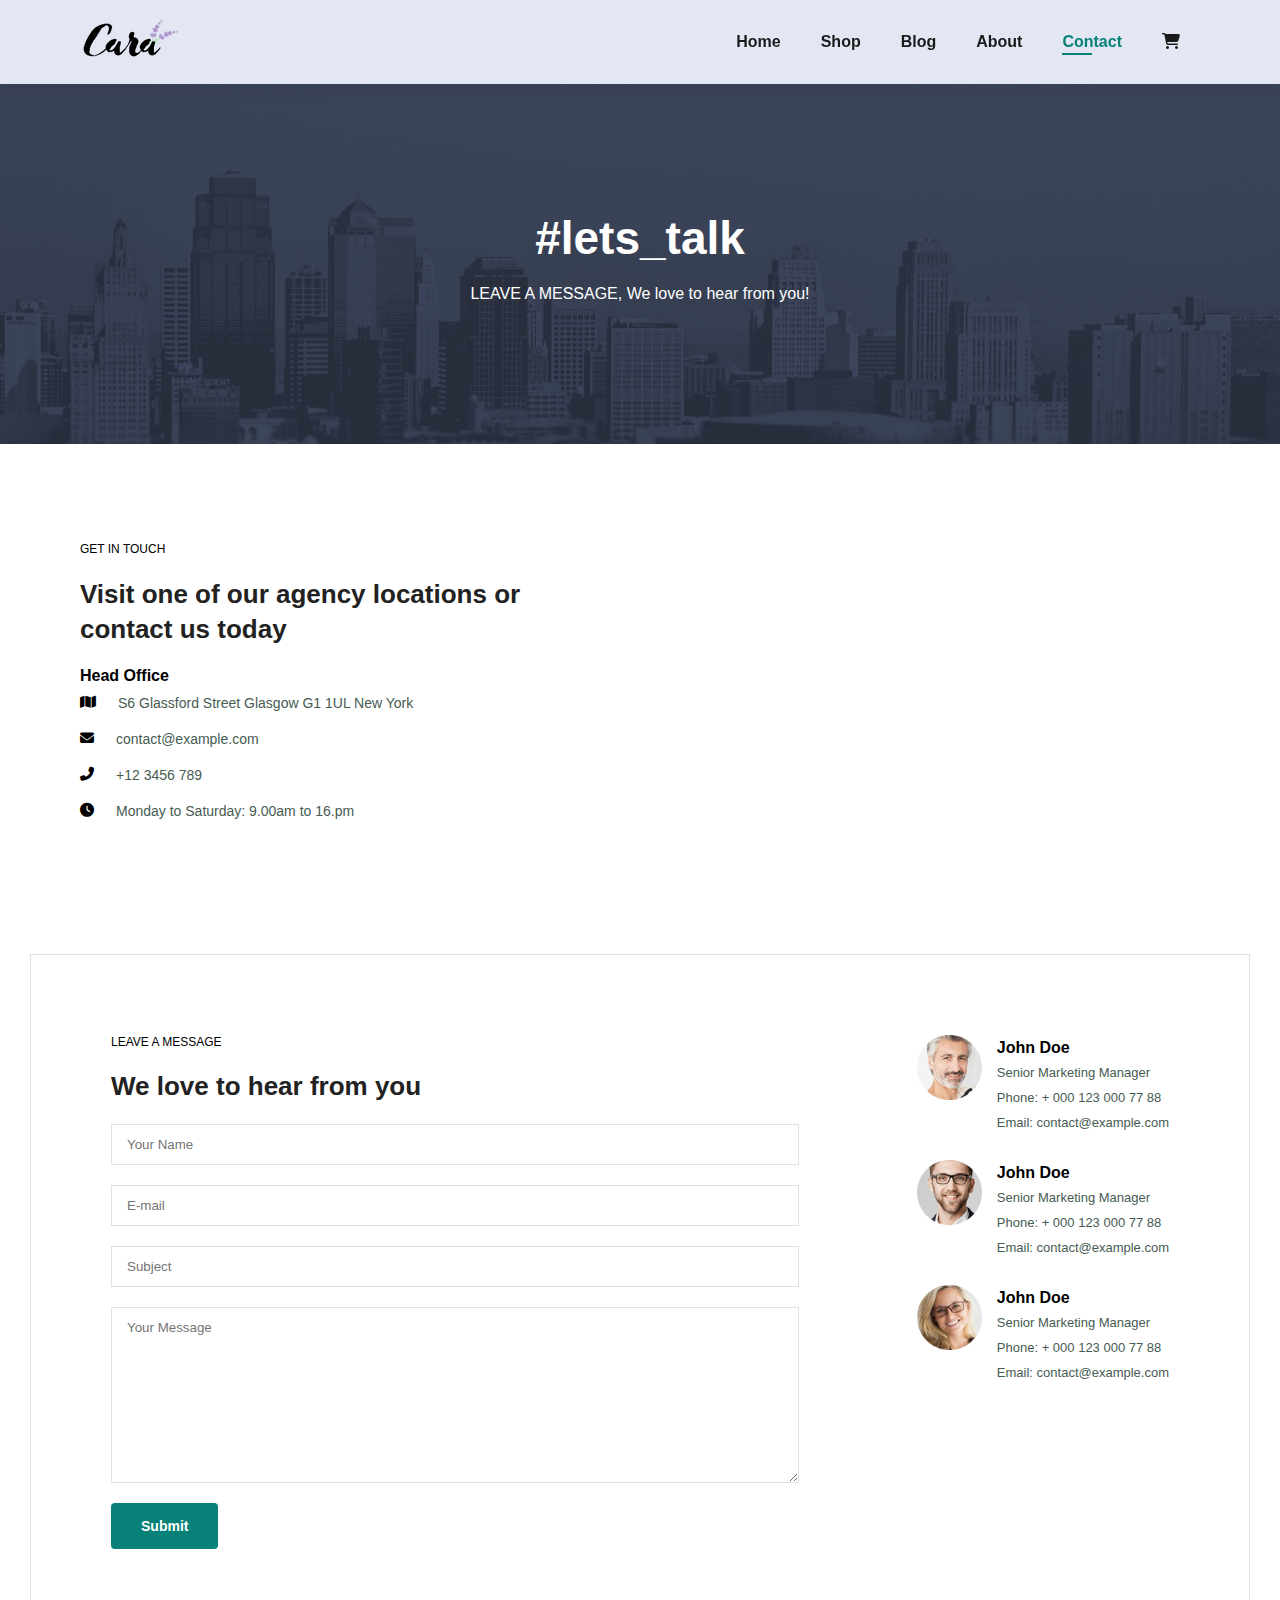
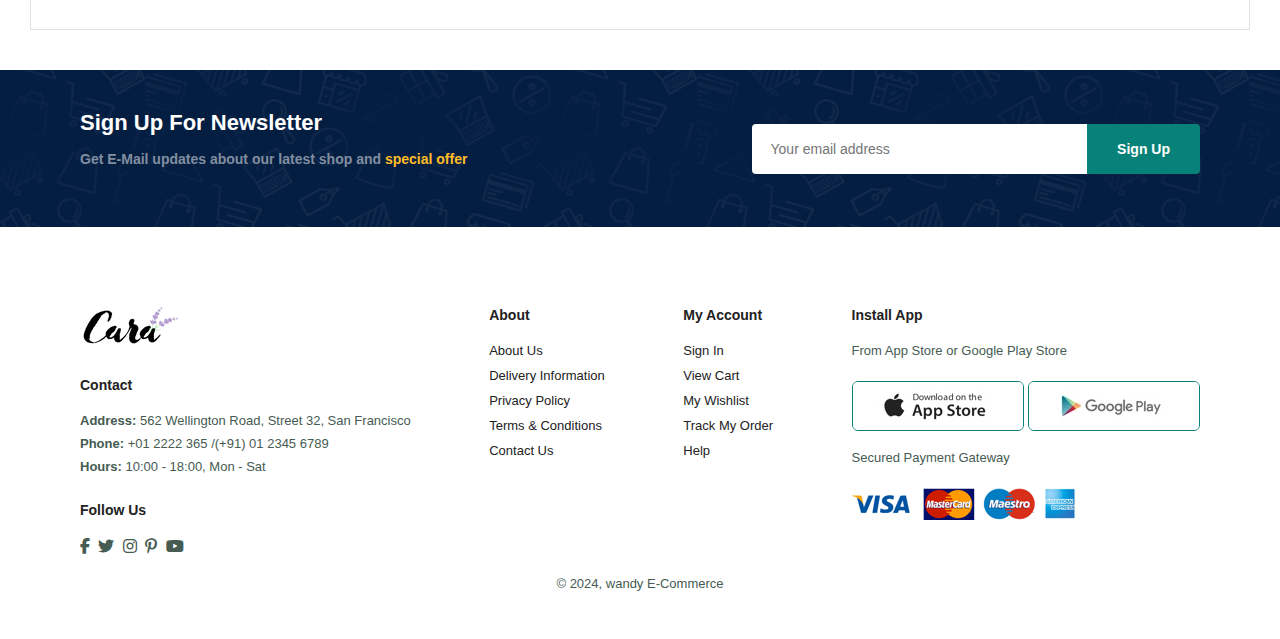
<file: contact.html>
<!DOCTYPE html>
<html lang="en">
<head>
    <meta charset="UTF-8">
    <meta name="viewport" content="width=device-width, initial-scale=1.0">
    <title>E-Commerce Site</title>
    <!-- css link -->
    <link rel="stylesheet" href="css/style.css">
    <!-- font awesome link -->
    <link rel="stylesheet" 
    href="https://cdnjs.cloudflare.com/ajax/libs/font-awesome/6.4.2/css/all.min.css" />
</head>
<body>
    
    <!-- header section starts here -->

    <section id="header">
        <a href="#"><img src="assets/logo.png" class="logo" alt=""></a>
        
        <div>
            <ul id="navbar">
                <li><a href="index.html">Home</a></li>
                <li><a href="shop.html">Shop</a></li>
                <li><a href="blog.html">Blog</a></li>
                <li><a href="about.html">About</a></li>
                <li><a class="active"  href="contact.html">Contact</a></li>
                <li id="lg-bag"><a href="cart.html"><i class="fa-solid fa-cart-shopping"></i></a></li>
                <a href="#" id="close"><i class="fas fa-window-close"></i></a>
            </ul>
        </div>
        <div id="mobile">
            <a href="cart.html"><i class="fa-solid fa-cart-shopping"></i></a>
            <i id="bar" class="fas fa-outdent"></i>
        </div>
    </section>

    <!-- header section ends here -->
    
    <!-- hero section starts here -->

    <section id="page-header" class="about-header">
        <h2>#lets_talk</h2>
        <p>LEAVE A MESSAGE, We love to hear from you!</p>
    </section>

    <!-- hero section ends here -->

    <!-- contact details section starts here  -->

    <section id="contact-details" class="section-p1">
        <div class="details">
            <span>GET IN TOUCH</span>
            <h2>Visit one of our agency locations or contact us today</h2>
            <h3>Head Office</h3>
            <div>
                <li>
                    <i class="fas fa-map"></i>
                    <p>S6 Glassford Street Glasgow G1 1UL New York</p>
                </li>
                <li>
                    <i class="fas fa-envelope"></i>
                    <p>contact@example.com</p>
                </li>
                <li>
                    <i class="fas fa-phone-alt"></i>
                    <p>+12 3456 789</p>
                </li>
                <li>
                    <i class="fas fa-clock"></i>
                    <p>Monday to Saturday: 9.00am to 16.pm </p>
                </li>
            </div>
        </div>
        <div class="map">
            <iframe src="https://www.google.com/maps/embed?pb=!1m18!1m12!1m3!1d4939.198169036292!2d-1.2746518222900136!3d51.7586543!2m3!1f0!2f0!3f0!3m2!1i1024!2i768!4f13.1!3m3!1m2!1s0x4876c7a3bfb703c9%3A0xd2780f2b57a16882!2sUniversity%20of%20Oxford!5e0!3m2!1sen!2sng!4v1704876923543!5m2!1sen!2sng" width="600" height="450" style="border:0;" allowfullscreen="" loading="lazy" referrerpolicy="no-referrer-when-downgrade"></iframe>
        </div>
    </section>

    <!-- contact details section starts here  -->

    <!-- contact details section starts here  -->

    <section id="form-details">
        <form action="">
            <span>LEAVE A MESSAGE</span>
            <h2>We love to hear from you</h2>
            <input type="text" placeholder="Your Name">
            <input type="text" placeholder="E-mail">
            <input type="text" placeholder="Subject">
            <textarea name="" id="" cols="30" rows="10" placeholder="Your Message"></textarea>
            <button class="normal">Submit</button>
        </form>
        <div class="people">
            <div>
                <img src="assets/people/1.png" alt="">
                <p><span>John Doe</span>Senior Marketing Manager <br> Phone: + 000 123 000 77 88 <br> Email: contact@example.com</p>
            </div>
            <div>
                <img src="assets/people/2.png" alt="">
                <p><span>John Doe</span>Senior Marketing Manager <br> Phone: + 000 123 000 77 88 <br> Email: contact@example.com</p>
            </div>
            <div>
                <img src="assets/people/3.png" alt="">
                <p><span>John Doe</span>Senior Marketing Manager <br> Phone: + 000 123 000 77 88 <br> Email: contact@example.com</p>
            </div>
        </div>
    </section>

    <!-- contact details section starts here  -->

    <!-- newsletter section starts here -->

    <section id="newsletter" class="section-p1 section-m1">
        <div class="newstext">
            <h4>Sign Up For Newsletter</h4>
            <p>Get E-Mail updates about our latest shop and <span>special offer</span></p>
        </div>
        <div class="form">
            <input type="text" placeholder="Your email address">
            <button class="normal">Sign Up</button>
        </div>
    </section>

    <!-- newsletter section ends here -->

    <!-- footer section starts here -->

    <footer id="footer" class="section-p1">
        <div class="col">
            <img class="logo" src="assets/logo.png" alt="">
            <h4>Contact</h4>
            <p><strong>Address: </strong>562 Wellington Road, Street 32, San Francisco</p>
            <p><strong>Phone: </strong>+01 2222 365 /(+91) 01 2345 6789</p>
            <p><strong>Hours: </strong>10:00 - 18:00, Mon - Sat</p>
            <div class="follow">
                <h4>Follow Us</h4>
                <div class="icon">
                    <i class="fab fa-facebook-f"></i>
                    <i class="fab fa-twitter"></i>
                    <i class="fab fa-instagram"></i>
                    <i class="fab fa-pinterest-p"></i>
                    <i class="fab fa-youtube"></i>
                </div>
            </div>
        </div>
        <div class="col">
            <h4>About</h4>
            <a href="#">About Us</a>
            <a href="#">Delivery Information</a>
            <a href="#">Privacy Policy</a>
            <a href="#">Terms & Conditions</a>
            <a href="#">Contact Us</a>
        </div>
        <div class="col">
            <h4>My Account</h4>
            <a href="#">Sign In</a>
            <a href="#">View Cart</a>
            <a href="#">My Wishlist</a>
            <a href="#">Track My Order</a>
            <a href="#">Help</a>
        </div>
        <div class="col install">
            <h4>Install App</h4>
            <p>From App Store or Google Play Store</p>
            <div class="row">
                <img src="assets/pay/app.jpg" alt="">
                <img src="assets/pay/play.jpg" alt="">
            </div>
            <p>Secured Payment Gateway</p>
            <img src="assets/pay/pay.png" alt="">
        </div>

        <div class="copyright">
            <p>© 2024, wandy E-Commerce</p>
        </div>
    </footer>

    <!-- footer section ends here -->

    <!-- script files -->
    <script src="script.js"></script>
</body>
</html>
</file>
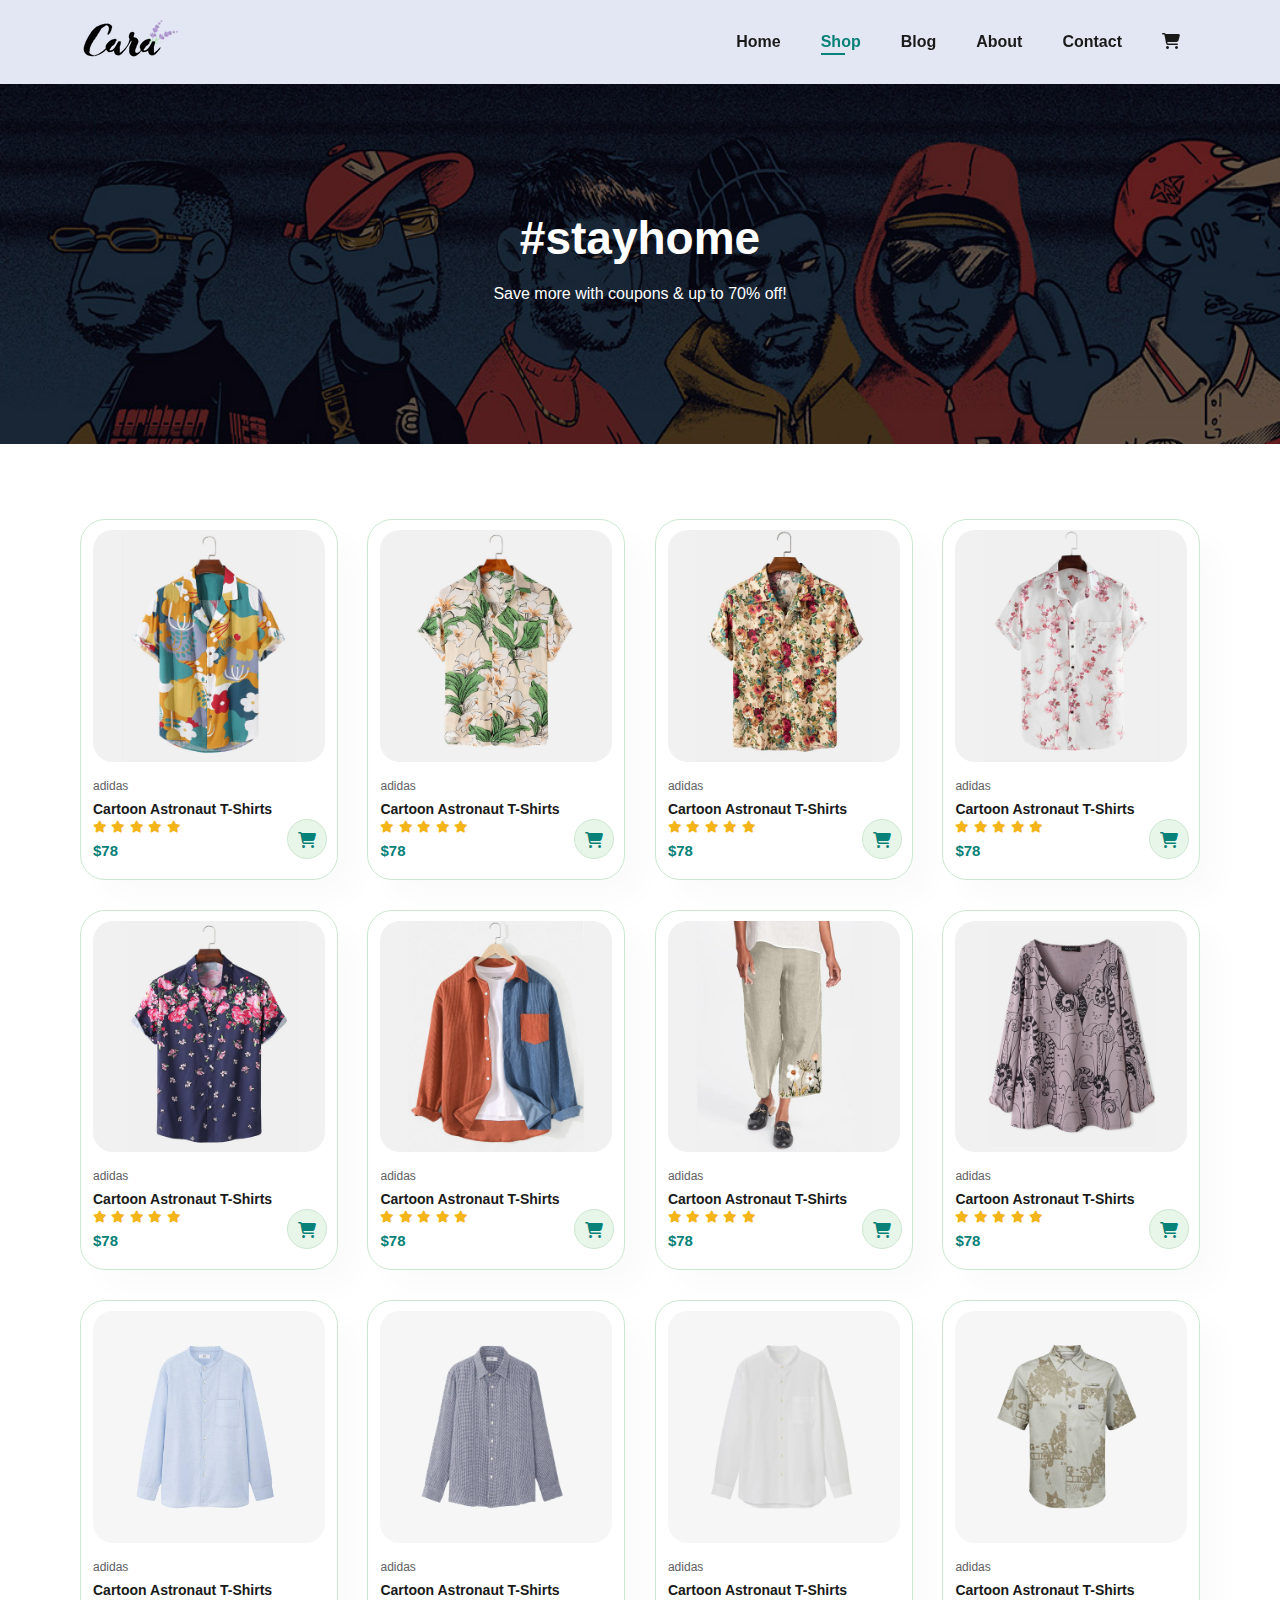
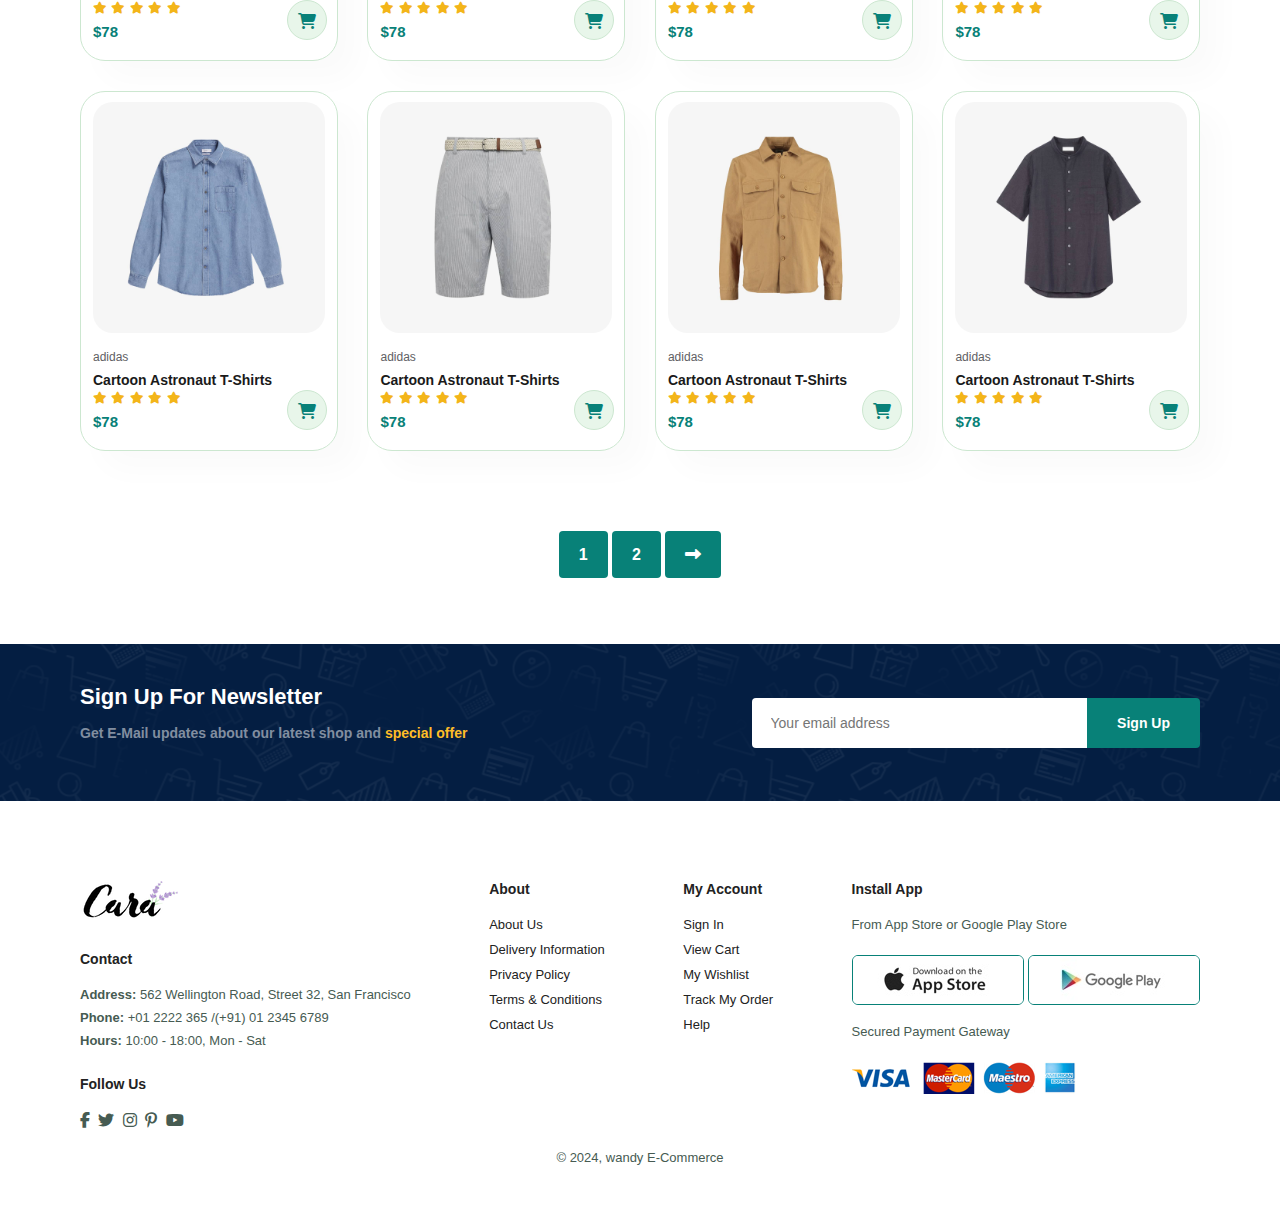
<file: shop.html>
<!DOCTYPE html>
<html lang="en">
<head>
    <meta charset="UTF-8">
    <meta name="viewport" content="width=device-width, initial-scale=1.0">
    <title>E-Commerce Site</title>
    <!-- css link -->
    <link rel="stylesheet" href="css/style.css">
    <!-- font awesome link -->
    <link rel="stylesheet" 
    href="https://cdnjs.cloudflare.com/ajax/libs/font-awesome/6.4.2/css/all.min.css" />
</head>
<body>
    
    <!-- header section starts here -->

    <section id="header">
        <a href="#"><img src="assets/logo.png" class="logo" alt=""></a>
        
        <div>
            <ul id="navbar">
                <li><a href="index.html">Home</a></li>
                <li><a class="active" href="shop.html">Shop</a></li>
                <li><a href="blog.html">Blog</a></li>
                <li><a href="about.html">About</a></li>
                <li><a href="contact.html">Contact</a></li>
                <li id="lg-bag"><a href="cart.html"><i class="fa-solid fa-cart-shopping"></i></a></li>
                <a href="#" id="close"><i class="fas fa-window-close"></i></a>
            </ul>
        </div>
        <div id="mobile">
            <a href="cart.html"><i class="fa-solid fa-cart-shopping"></i></a>
            <i id="bar" class="fas fa-outdent"></i>
        </div>
    </section>

    <!-- header section ends here -->
    
    <!-- hero section starts here -->

    <section id="page-header">
        <h2>#stayhome</h2>
        <p>Save more with coupons & up to 70% off!</p>
    </section>

    <!-- hero section ends here -->

    <!-- featured products section starts here -->

    <section id="product1" class="section-p1">
        
        <div class="pro-container">
            <div class="pro" onclick="window.location.href='sproduct.html'">
                <img src="/assets/products/f1.jpg" alt="">
                <div class="des">
                    <span>adidas</span>
                    <h5>Cartoon Astronaut T-Shirts</h5>
                    <div class="star">
                        <i class="fas fa-star"></i>
                        <i class="fas fa-star"></i>
                        <i class="fas fa-star"></i>
                        <i class="fas fa-star"></i>
                        <i class="fas fa-star"></i>
                    </div>
                    <h4>$78</h4>
                </div>
                <a href="#"><i class="fa-solid fa-cart-shopping cart"></i></a>
            </div>
            <div class="pro">
                <img src="/assets/products/f2.jpg" alt="">
                <div class="des">
                    <span>adidas</span>
                    <h5>Cartoon Astronaut T-Shirts</h5>
                    <div class="star">
                        <i class="fas fa-star"></i>
                        <i class="fas fa-star"></i>
                        <i class="fas fa-star"></i>
                        <i class="fas fa-star"></i>
                        <i class="fas fa-star"></i>
                    </div>
                    <h4>$78</h4>
                </div>
                <a href="#"><i class="fa-solid fa-cart-shopping cart"></i></a>
            </div>
            <div class="pro">
                <img src="/assets/products/f3.jpg" alt="">
                <div class="des">
                    <span>adidas</span>
                    <h5>Cartoon Astronaut T-Shirts</h5>
                    <div class="star">
                        <i class="fas fa-star"></i>
                        <i class="fas fa-star"></i>
                        <i class="fas fa-star"></i>
                        <i class="fas fa-star"></i>
                        <i class="fas fa-star"></i>
                    </div>
                    <h4>$78</h4>
                </div>
                <a href="#"><i class="fa-solid fa-cart-shopping cart"></i></a>
            </div>
            <div class="pro">
                <img src="/assets/products/f4.jpg" alt="">
                <div class="des">
                    <span>adidas</span>
                    <h5>Cartoon Astronaut T-Shirts</h5>
                    <div class="star">
                        <i class="fas fa-star"></i>
                        <i class="fas fa-star"></i>
                        <i class="fas fa-star"></i>
                        <i class="fas fa-star"></i>
                        <i class="fas fa-star"></i>
                    </div>
                    <h4>$78</h4>
                </div>
                <a href="#"><i class="fa-solid fa-cart-shopping cart"></i></a>
            </div>
            <div class="pro">
                <img src="/assets/products/f5.jpg" alt="">
                <div class="des">
                    <span>adidas</span>
                    <h5>Cartoon Astronaut T-Shirts</h5>
                    <div class="star">
                        <i class="fas fa-star"></i>
                        <i class="fas fa-star"></i>
                        <i class="fas fa-star"></i>
                        <i class="fas fa-star"></i>
                        <i class="fas fa-star"></i>
                    </div>
                    <h4>$78</h4>
                </div>
                <a href="#"><i class="fa-solid fa-cart-shopping cart"></i></a>
            </div>
            <div class="pro">
                <img src="/assets/products/f6.jpg" alt="">
                <div class="des">
                    <span>adidas</span>
                    <h5>Cartoon Astronaut T-Shirts</h5>
                    <div class="star">
                        <i class="fas fa-star"></i>
                        <i class="fas fa-star"></i>
                        <i class="fas fa-star"></i>
                        <i class="fas fa-star"></i>
                        <i class="fas fa-star"></i>
                    </div>
                    <h4>$78</h4>
                </div>
                <a href="#"><i class="fa-solid fa-cart-shopping cart"></i></a>
            </div>
            <div class="pro">
                <img src="/assets/products/f7.jpg" alt="">
                <div class="des">
                    <span>adidas</span>
                    <h5>Cartoon Astronaut T-Shirts</h5>
                    <div class="star">
                        <i class="fas fa-star"></i>
                        <i class="fas fa-star"></i>
                        <i class="fas fa-star"></i>
                        <i class="fas fa-star"></i>
                        <i class="fas fa-star"></i>
                    </div>
                    <h4>$78</h4>
                </div>
                <a href="#"><i class="fa-solid fa-cart-shopping cart"></i></a>
            </div>
            <div class="pro">
                <img src="/assets/products/f8.jpg" alt="">
                <div class="des">
                    <span>adidas</span>
                    <h5>Cartoon Astronaut T-Shirts</h5>
                    <div class="star">
                        <i class="fas fa-star"></i>
                        <i class="fas fa-star"></i>
                        <i class="fas fa-star"></i>
                        <i class="fas fa-star"></i>
                        <i class="fas fa-star"></i>
                    </div>
                    <h4>$78</h4>
                </div>
                <a href="#"><i class="fa-solid fa-cart-shopping cart"></i></a>
            </div>
        
            <div class="pro">
                <img src="/assets/products/n1.jpg" alt="">
                <div class="des">
                    <span>adidas</span>
                    <h5>Cartoon Astronaut T-Shirts</h5>
                    <div class="star">
                        <i class="fas fa-star"></i>
                        <i class="fas fa-star"></i>
                        <i class="fas fa-star"></i>
                        <i class="fas fa-star"></i>
                        <i class="fas fa-star"></i>
                    </div>
                    <h4>$78</h4>
                </div>
                <a href="#"><i class="fa-solid fa-cart-shopping cart"></i></a>
            </div>
            <div class="pro">
                <img src="/assets/products/n2.jpg" alt="">
                <div class="des">
                    <span>adidas</span>
                    <h5>Cartoon Astronaut T-Shirts</h5>
                    <div class="star">
                        <i class="fas fa-star"></i>
                        <i class="fas fa-star"></i>
                        <i class="fas fa-star"></i>
                        <i class="fas fa-star"></i>
                        <i class="fas fa-star"></i>
                    </div>
                    <h4>$78</h4>
                </div>
                <a href="#"><i class="fa-solid fa-cart-shopping cart"></i></a>
            </div>
            <div class="pro">
                <img src="/assets/products/n3.jpg" alt="">
                <div class="des">
                    <span>adidas</span>
                    <h5>Cartoon Astronaut T-Shirts</h5>
                    <div class="star">
                        <i class="fas fa-star"></i>
                        <i class="fas fa-star"></i>
                        <i class="fas fa-star"></i>
                        <i class="fas fa-star"></i>
                        <i class="fas fa-star"></i>
                    </div>
                    <h4>$78</h4>
                </div>
                <a href="#"><i class="fa-solid fa-cart-shopping cart"></i></a>
            </div>
            <div class="pro">
                <img src="/assets/products/n4.jpg" alt="">
                <div class="des">
                    <span>adidas</span>
                    <h5>Cartoon Astronaut T-Shirts</h5>
                    <div class="star">
                        <i class="fas fa-star"></i>
                        <i class="fas fa-star"></i>
                        <i class="fas fa-star"></i>
                        <i class="fas fa-star"></i>
                        <i class="fas fa-star"></i>
                    </div>
                    <h4>$78</h4>
                </div>
                <a href="#"><i class="fa-solid fa-cart-shopping cart"></i></a>
            </div>
            <div class="pro">
                <img src="/assets/products/n5.jpg" alt="">
                <div class="des">
                    <span>adidas</span>
                    <h5>Cartoon Astronaut T-Shirts</h5>
                    <div class="star">
                        <i class="fas fa-star"></i>
                        <i class="fas fa-star"></i>
                        <i class="fas fa-star"></i>
                        <i class="fas fa-star"></i>
                        <i class="fas fa-star"></i>
                    </div>
                    <h4>$78</h4>
                </div>
                <a href="#"><i class="fa-solid fa-cart-shopping cart"></i></a>
            </div>
            <div class="pro">
                <img src="/assets/products/n6.jpg" alt="">
                <div class="des">
                    <span>adidas</span>
                    <h5>Cartoon Astronaut T-Shirts</h5>
                    <div class="star">
                        <i class="fas fa-star"></i>
                        <i class="fas fa-star"></i>
                        <i class="fas fa-star"></i>
                        <i class="fas fa-star"></i>
                        <i class="fas fa-star"></i>
                    </div>
                    <h4>$78</h4>
                </div>
                <a href="#"><i class="fa-solid fa-cart-shopping cart"></i></a>
            </div>
            <div class="pro">
                <img src="/assets/products/n7.jpg" alt="">
                <div class="des">
                    <span>adidas</span>
                    <h5>Cartoon Astronaut T-Shirts</h5>
                    <div class="star">
                        <i class="fas fa-star"></i>
                        <i class="fas fa-star"></i>
                        <i class="fas fa-star"></i>
                        <i class="fas fa-star"></i>
                        <i class="fas fa-star"></i>
                    </div>
                    <h4>$78</h4>
                </div>
                <a href="#"><i class="fa-solid fa-cart-shopping cart"></i></a>
            </div>
            <div class="pro">
                <img src="/assets/products/n8.jpg" alt="">
                <div class="des">
                    <span>adidas</span>
                    <h5>Cartoon Astronaut T-Shirts</h5>
                    <div class="star">
                        <i class="fas fa-star"></i>
                        <i class="fas fa-star"></i>
                        <i class="fas fa-star"></i>
                        <i class="fas fa-star"></i>
                        <i class="fas fa-star"></i>
                    </div>
                    <h4>$78</h4>
                </div>
                <a href="#"><i class="fa-solid fa-cart-shopping cart"></i></a>
            </div>
        </div>
    </section>
    
    <!-- featured products section ends here -->

    <!-- pagination section ends here -->

    <section id="pagination" class="section-p1">
        <a href="#">1</a>
        <a href="#">2</a>
        <a href="#"><i class="fas fa-long-arrow-alt-right"></i></a>
    </section>

    <!-- pagination section ends here -->

    <!-- newsletter section starts here -->

    <section id="newsletter" class="section-p1 section-m1">
        <div class="newstext">
            <h4>Sign Up For Newsletter</h4>
            <p>Get E-Mail updates about our latest shop and <span>special offer</span></p>
        </div>
        <div class="form">
            <input type="text" placeholder="Your email address">
            <button class="normal">Sign Up</button>
        </div>
    </section>

    <!-- newsletter section ends here -->

    <!-- footer section starts here -->

    <footer id="footer" class="section-p1">
        <div class="col">
            <img class="logo" src="assets/logo.png" alt="">
            <h4>Contact</h4>
            <p><strong>Address: </strong>562 Wellington Road, Street 32, San Francisco</p>
            <p><strong>Phone: </strong>+01 2222 365 /(+91) 01 2345 6789</p>
            <p><strong>Hours: </strong>10:00 - 18:00, Mon - Sat</p>
            <div class="follow">
                <h4>Follow Us</h4>
                <div class="icon">
                    <i class="fab fa-facebook-f"></i>
                    <i class="fab fa-twitter"></i>
                    <i class="fab fa-instagram"></i>
                    <i class="fab fa-pinterest-p"></i>
                    <i class="fab fa-youtube"></i>
                </div>
            </div>
        </div>
        <div class="col">
            <h4>About</h4>
            <a href="#">About Us</a>
            <a href="#">Delivery Information</a>
            <a href="#">Privacy Policy</a>
            <a href="#">Terms & Conditions</a>
            <a href="#">Contact Us</a>
        </div>
        <div class="col">
            <h4>My Account</h4>
            <a href="#">Sign In</a>
            <a href="#">View Cart</a>
            <a href="#">My Wishlist</a>
            <a href="#">Track My Order</a>
            <a href="#">Help</a>
        </div>
        <div class="col install">
            <h4>Install App</h4>
            <p>From App Store or Google Play Store</p>
            <div class="row">
                <img src="assets/pay/app.jpg" alt="">
                <img src="assets/pay/play.jpg" alt="">
            </div>
            <p>Secured Payment Gateway</p>
            <img src="assets/pay/pay.png" alt="">
        </div>

        <div class="copyright">
            <p>© 2024, wandy E-Commerce</p>
        </div>
    </footer>

    <!-- footer section ends here -->

    <!-- script files -->
    <script src="script.js"></script>
</body>
</html>
</file>
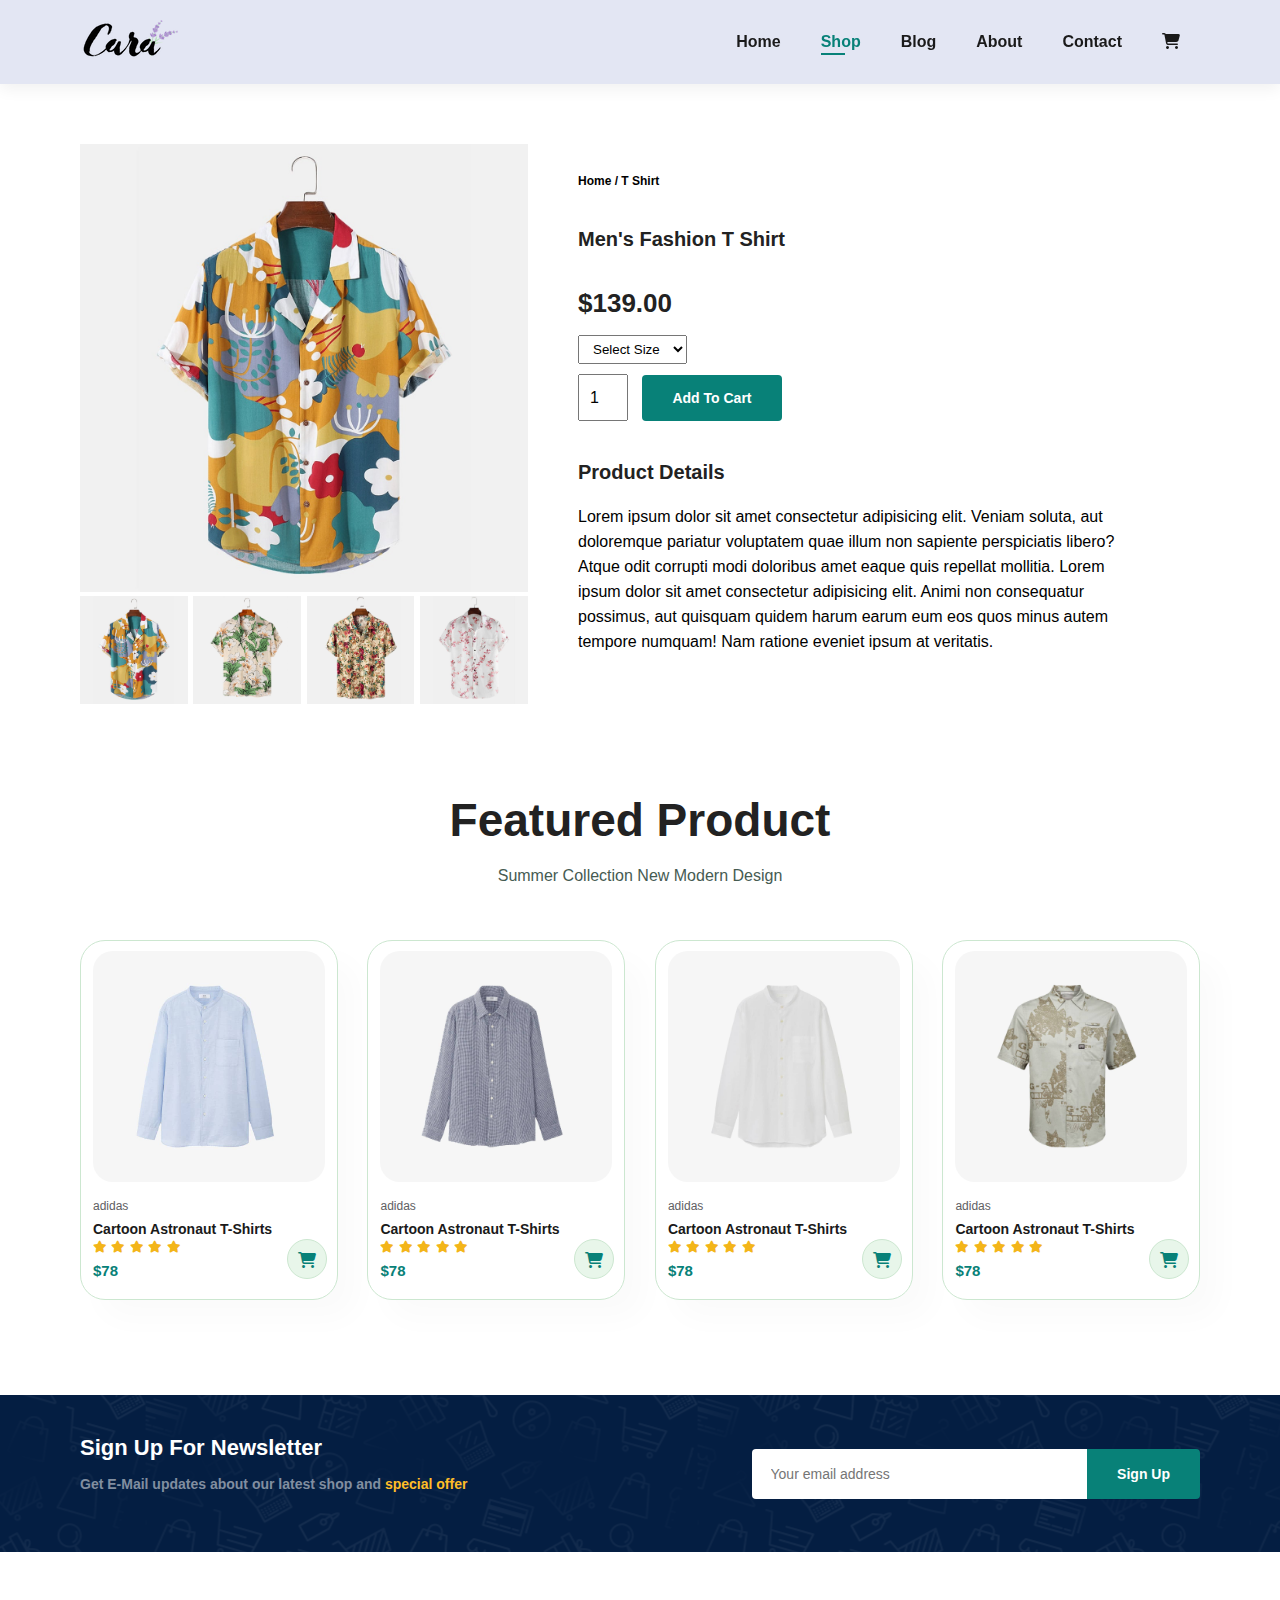
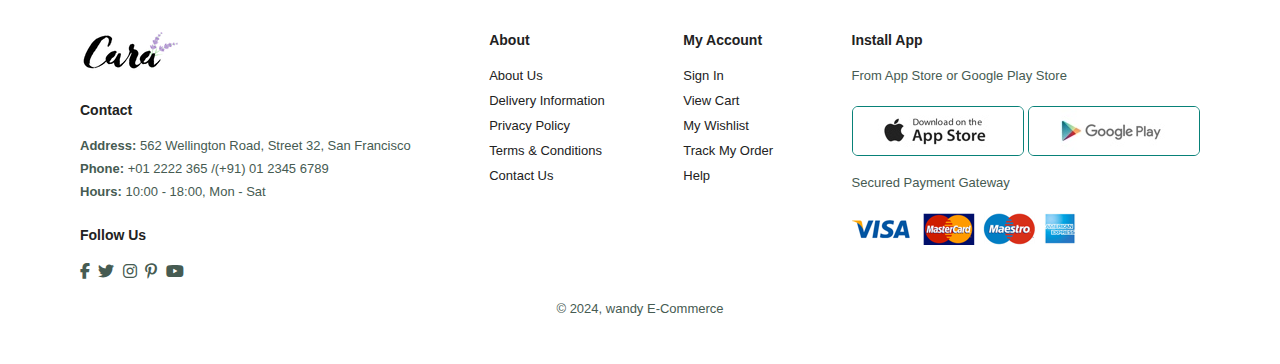
<file: sproduct.html>
<!DOCTYPE html>
<html lang="en">
<head>
    <meta charset="UTF-8">
    <meta name="viewport" content="width=device-width, initial-scale=1.0">
    <title>E-Commerce Site</title>
    <!-- css link -->
    <link rel="stylesheet" href="css/style.css">
    <!-- font awesome link -->
    <link rel="stylesheet" 
    href="https://cdnjs.cloudflare.com/ajax/libs/font-awesome/6.4.2/css/all.min.css" />
</head>
<body>
    
    <!-- header section starts here -->

    <section id="header">
        <a href="#"><img src="assets/logo.png" class="logo" alt=""></a>
        
        <div>
            <ul id="navbar">
                <li><a href="index.html">Home</a></li>
                <li><a class="active" href="shop.html">Shop</a></li>
                <li><a href="blog.html">Blog</a></li>
                <li><a href="about.html">About</a></li>
                <li><a href="contact.html">Contact</a></li>
                <li id="lg-bag"><a href="cart.html"><i class="fa-solid fa-cart-shopping"></i></a></li>
                <a href="#" id="close"><i class="fas fa-window-close"></i></a>
            </ul>
        </div>
        <div id="mobile">
            <a href="cart.html"><i class="fa-solid fa-cart-shopping"></i></a>
            <i id="bar" class="fas fa-outdent"></i>
        </div>
    </section>

    <!-- header section ends here -->

    <!-- header section ends here -->

    <section id="prodetails" class="section-p1">
        <div class="single-pro-image">
            <img src="assets/products/f1.jpg" width="100%" id="MainImg" alt="">
            <div class="small-img-group">
                <div class="small-img-col">
                    <img src="assets/products/f1.jpg" width="100%" class="small-img" alt="">
                </div>
                <div class="small-img-col">
                    <img src="assets/products/f2.jpg" width="100%" class="small-img" alt="">
                </div>
                <div class="small-img-col">
                    <img src="assets/products/f3.jpg" width="100%" class="small-img" alt="">
                </div>
                <div class="small-img-col">
                    <img src="assets/products/f4.jpg" width="100%" class="small-img" alt="">
                </div>
            </div>
        </div>

        <div class="single-pro-details">
           <h6>Home / T Shirt</h6> 
           <h4>Men's Fashion T Shirt</h4>
           <h2>$139.00</h2>
           <select>
                <option>Select Size</option>
                <option>XL</option>
                <option>XXL</option>
                <option>Small</option>
                <option>Large</option>
           </select>
           <input type="number" value="1">
           <button class="normal">Add To Cart</button>
           <h4>Product Details</h4>
           <span>Lorem ipsum dolor sit amet consectetur adipisicing elit. Veniam soluta, aut doloremque pariatur voluptatem quae illum non sapiente perspiciatis libero? Atque odit corrupti modi doloribus amet eaque quis repellat mollitia. Lorem ipsum dolor sit amet consectetur adipisicing elit. Animi non consequatur possimus, aut quisquam quidem harum earum eum eos quos minus autem tempore numquam! Nam ratione eveniet ipsum at veritatis.</span>
        </div>
    </section>

    <section id="product1" class="section-p1">
        <h2>Featured Product</h2>
        <p>Summer Collection New Modern Design</p>
        <div class="pro-container">
            <div class="pro">
                <img src="/assets/products/n1.jpg" alt="">
                <div class="des">
                    <span>adidas</span>
                    <h5>Cartoon Astronaut T-Shirts</h5>
                    <div class="star">
                        <i class="fas fa-star"></i>
                        <i class="fas fa-star"></i>
                        <i class="fas fa-star"></i>
                        <i class="fas fa-star"></i>
                        <i class="fas fa-star"></i>
                    </div>
                    <h4>$78</h4>
                </div>
                <a href="#"><i class="fa-solid fa-cart-shopping cart"></i></a>
            </div>
            <div class="pro">
                <img src="/assets/products/n2.jpg" alt="">
                <div class="des">
                    <span>adidas</span>
                    <h5>Cartoon Astronaut T-Shirts</h5>
                    <div class="star">
                        <i class="fas fa-star"></i>
                        <i class="fas fa-star"></i>
                        <i class="fas fa-star"></i>
                        <i class="fas fa-star"></i>
                        <i class="fas fa-star"></i>
                    </div>
                    <h4>$78</h4>
                </div>
                <a href="#"><i class="fa-solid fa-cart-shopping cart"></i></a>
            </div>
            <div class="pro">
                <img src="/assets/products/n3.jpg" alt="">
                <div class="des">
                    <span>adidas</span>
                    <h5>Cartoon Astronaut T-Shirts</h5>
                    <div class="star">
                        <i class="fas fa-star"></i>
                        <i class="fas fa-star"></i>
                        <i class="fas fa-star"></i>
                        <i class="fas fa-star"></i>
                        <i class="fas fa-star"></i>
                    </div>
                    <h4>$78</h4>
                </div>
                <a href="#"><i class="fa-solid fa-cart-shopping cart"></i></a>
            </div>
            <div class="pro">
                <img src="/assets/products/n4.jpg" alt="">
                <div class="des">
                    <span>adidas</span>
                    <h5>Cartoon Astronaut T-Shirts</h5>
                    <div class="star">
                        <i class="fas fa-star"></i>
                        <i class="fas fa-star"></i>
                        <i class="fas fa-star"></i>
                        <i class="fas fa-star"></i>
                        <i class="fas fa-star"></i>
                    </div>
                    <h4>$78</h4>
                </div>
                <a href="#"><i class="fa-solid fa-cart-shopping cart"></i></a>
            </div>
        </div>    
    </section>
    <!-- header section ends here -->

    <!-- newsletter section starts here -->

    <section id="newsletter" class="section-p1 section-m1">
        <div class="newstext">
            <h4>Sign Up For Newsletter</h4>
            <p>Get E-Mail updates about our latest shop and <span>special offer</span></p>
        </div>
        <div class="form">
            <input type="text" placeholder="Your email address">
            <button class="normal">Sign Up</button>
        </div>
    </section>

    <!-- newsletter section ends here -->

    <!-- footer section starts here -->

    <footer id="footer" class="section-p1">
        <div class="col">
            <img class="logo" src="assets/logo.png" alt="">
            <h4>Contact</h4>
            <p><strong>Address: </strong>562 Wellington Road, Street 32, San Francisco</p>
            <p><strong>Phone: </strong>+01 2222 365 /(+91) 01 2345 6789</p>
            <p><strong>Hours: </strong>10:00 - 18:00, Mon - Sat</p>
            <div class="follow">
                <h4>Follow Us</h4>
                <div class="icon">
                    <i class="fab fa-facebook-f"></i>
                    <i class="fab fa-twitter"></i>
                    <i class="fab fa-instagram"></i>
                    <i class="fab fa-pinterest-p"></i>
                    <i class="fab fa-youtube"></i>
                </div>
            </div>
        </div>
        <div class="col">
            <h4>About</h4>
            <a href="#">About Us</a>
            <a href="#">Delivery Information</a>
            <a href="#">Privacy Policy</a>
            <a href="#">Terms & Conditions</a>
            <a href="#">Contact Us</a>
        </div>
        <div class="col">
            <h4>My Account</h4>
            <a href="#">Sign In</a>
            <a href="#">View Cart</a>
            <a href="#">My Wishlist</a>
            <a href="#">Track My Order</a>
            <a href="#">Help</a>
        </div>
        <div class="col install">
            <h4>Install App</h4>
            <p>From App Store or Google Play Store</p>
            <div class="row">
                <img src="assets/pay/app.jpg" alt="">
                <img src="assets/pay/play.jpg" alt="">
            </div>
            <p>Secured Payment Gateway</p>
            <img src="assets/pay/pay.png" alt="">
        </div>

        <div class="copyright">
            <p>© 2024, wandy E-Commerce</p>
        </div>
    </footer>

    <!-- footer section ends here -->

    <!-- script files -->
    <script>
        var MainImg = document.getElementById('MainImg');
        var smallimg = document.getElementsByClassName('small-img');

        smallimg[0].onclick = function(){
            MainImg.src = smallimg[0].src;
        }
        smallimg[1].onclick = function(){
            MainImg.src = smallimg[1].src;
        }
        smallimg[2].onclick = function(){
            MainImg.src = smallimg[2].src;
        }
        smallimg[3].onclick = function(){
            MainImg.src = smallimg[3].src;
        }
    </script>
    <script src="script.js"></script>
</body>
</html>
</file>
<file: css/style.css>
@import url('https://fonts.googleapis.com/css2?family=League+Spartan:wght@100;200;300;400;500&family=Poppins:wght@400;700&display=swap');

* {
    margin: 0;
    padding: 0;
    box-sizing: border-box;
    font-family: "Spartan", sans-serif;
}

hi {
    font-size: 50px;
    line-height: 64px;
    color: #222;
}

h2 {
    font-size: 46px;
    line-height: 64px;
    color: #222;
}

h4 {
    font-size: 20px;
    color: #222;
}

h6 {
    font-weight: 700;
    font-size: 12px;
}

p {
    font-size: 16px;
    color: #465b52;
    margin: 15px 0 20px 0;
}

.section-p1 {
    padding: 40px 80px;
}

.section-m1 {
    margin: 40px 0;
}

button.normal {
    font-size: 14px;
    font-weight: 600;
    padding: 15px 30px;
    color: #000;
    background-color: #fff;
    border-radius: 4px;
    cursor: pointer;
    border: none;
    outline: none;
    transition: 0.2s;
}

button.white {
    font-size: 13px;
    font-weight: 600;
    padding: 11px 18px;
    color: #fff;
    background-color: transparent;
    cursor: pointer;
    border: 1px solid #fff;
    outline: none;
    transition: 0.2s;
}

body {
    width: 100%;
}


/* header starts here */

#header {
    position: sticky;
    display: flex;
    align-items: center;
    justify-content: space-between;
    padding: 20px 80px;
    background: #E3E6F3;
    box-shadow: 0 5px 15px rgba(0, 0, 0, 0.06);
    z-index: 999;
    top: 0;
    left: 0;
}

#navbar {
    display: flex;
    align-items: center;
    justify-content: center;
}

#close {
    display: none;
}

#navbar li {
    list-style: none;
    padding: 0 20px;
    position: relative;
}

#navbar li a {
    text-decoration: none;
    font-size: 16px;
    font-weight: 600;
    color: #1a1a1a;
    transition: 0.3s ease;
}

#navbar li a:hover,
#navbar li a.active {
    color: #088178;
}

#navbar li a.active::after,
#navbar li a:hover::after {
    content: '';
    width: 30%;
    height: 2px;
    background: #088178;
    position: absolute;
    bottom: -4px;
    left: 20px;
}


#mobile {
    display: none;
    align-items: center;
}

/* home page */

#hero {
    background-image: url('/assets/hero4.png');
    height: 90vh;
    width: 100%;
    background-size: cover;
    background-position: top 25% right 0;
    padding: 0 80px;
    display: flex;
    align-items: flex-start;
    flex-direction: column;
    justify-content: center;
}

#hero h4 {
    padding-bottom: 15px;
}

#hero h1 {
    color: #088178;
}

#hero button {
    background-image: url('/assets/button.png');
    background-color: transparent;
    color: #088178;
    border: 0;
    padding: 14px 80px 14px 65px;
    background-repeat: no-repeat;
    cursor: pointer;
    font-weight: 700;
    font-size: 15px;
}

#feature {
    display: flex;
    align-items: center;
    justify-content: space-between;
    flex-wrap: wrap;
}

#feature .fe-box {
    width: 180px;
    text-align: center;
    padding: 25px 15px;
    box-shadow: 20px 20px 34px rgba(0, 0, 0, 0.03);
    border: 1px solid #cce7d0;
    border-radius: 4px;
    margin: 15px 0;
}

#feature .fe-box:hover {
    box-shadow: 10px 10px 54px rgba(70, 62, 221, 0.1);
}

#feature .fe-box img {
    width: 100%;
    margin-bottom: 10px;
}

#feature .fe-box h6 {
    display: inline-block;
    padding: 9px 8px 6px 8px;
    line-height: 1;
    border-radius: 4px;
    color: #088178;
    background-color: #fddde4;
}

#feature .fe-box:nth-child(2) h6 {
    background-color: #cdebbc;
}

#feature .fe-box:nth-child(3) h6 {
    background-color: #d1e8f2;
}

#feature .fe-box:nth-child(4) h6 {
    background-color: #cdd4f8;
}

#feature .fe-box:nth-child(5) h6 {
    background-color: #f6dbf6;
}

#feature .fe-box:nth-child(6) h6 {
    background-color: #fff2e5;
}


/* products section */

#product1 {
    text-align: center;
}

#product1 .pro-container {
    display: flex;
    justify-content: space-between;
    padding-top: 20px;
    flex-wrap: wrap;
}

#product1 .pro {
    width: 23%;
    min-width: 250px;
    padding: 10px 12px;
    border: 1px solid #cce7d0;
    border-radius: 25px;
    cursor: pointer;
    box-shadow: 20px 20px 30px rgba(0, 0, 0, 0.02);
    margin: 15px 0;
    transition: 0.2s ease;
    position: relative;
}

#product1 .pro:hover {
    box-shadow: 20px 20px 30px rgba(0, 0, 0, 0.06);
}

#product1 .pro img {
    width: 100%;
    border-radius: 20px;
}

#product1 .pro .des {
    text-align: start;
    padding: 10px 0;
}

#product1 .pro .des span {
    color: #606063;
    font-size: 12px;
}

#product1 .pro .des h5 {
    padding-top: 7px;
    color: #1a1a1a;
    font-size: 14px;
}

#product1 .pro .des i {
    font-size: 12px;
    color: rgb(243, 181, 25);
}

#product1 .pro .des h4 { 
    padding-top: 7px;
    font-size: 15px;
    font-weight: 700;
    color: #088178;
}

#product1 .pro .cart {
    width: 40px;
    height: 40px;
    line-height: 40px;
    border-radius: 50px;
    background-color: #e8f6ea;
    color: #088178;
    border: 1px solid #cce7d0;
    position: absolute;
    bottom: 20px;
    right: 10px;
}


/* banner section */

#banner {
    display: flex;
    flex-direction: column;
    justify-content: center;
    align-items: center;
    text-align: center;
    background-image: url(/assets/banner/b2.jpg);
    width: 100%;
    height: 40vh;
    background-size: cover;
    background-position: center;
}

#banner h4 {
    color: #fff;
    font-size: 16px;
}

#banner h2 {
    color: #fff;
    font-size: 30px;
    padding: 10px 0;
}

#banner h2 span {
    color: #ef3636;
}

#banner button:hover {
    background: #088178;
    color: #fff;
}

/* small banner section */


#sm-banner {
    display: flex;
    justify-content: space-between;
    flex-wrap: wrap;
}

#sm-banner .banner-box {
    display: flex;
    flex-direction: column;
    justify-content: center;
    align-items: flex-start;
    background-image: url(/assets/banner/b17.jpg);
    min-width: 580px;
    height: 50vh;
    background-size: cover;
    background-position: center;
    padding: 30px;
}

#sm-banner .banner-box2 {
    background-image: url(/assets/banner/b10.jpg);
}

#sm-banner h4 {
    color: #fff;
    font-size: 20px;
    font-weight: 300;
}

#sm-banner h2 {
    color: #fff;
    font-size: 28px;
    font-weight: 800;
}

#sm-banner span {
    color: #fff;
    font-size: 14px;
    font-weight: 500;
    padding-bottom: 15px;
}

#sm-banner .banner-box:hover button {
    background: #088178;
    border: 1px solid #088178;
}

#banner3 {
    display: flex;
    flex-wrap: wrap;
    padding: 0 80px;
    justify-content: space-between;
}

#banner3 .banner-box {
    display: flex;
    flex-direction: column;
    justify-content: center;
    align-items: flex-start;
    background-image: url(/assets/banner/b7.jpg);
    min-width: 30%;
    height: 30vh;
    background-size: cover;
    background-position: center;
    padding: 30px;
    margin-bottom: 20px;
}

#banner3 .banner-box2 {
    background-image: url(/assets/banner/b4.jpg);
}

#banner3 .banner-box3 {
    background-image: url(/assets/banner/b18.jpg);
}

#banner3 h2 {
    color: #fff;
    font-weight: 900;
    font-size: 22px;
}

#banner3 h3 {
    color: #ec544e;
    font-weight: 800;
    font-size: 15px;
}


/* newsletter section */


#newsletter {
    display: flex;
    justify-content: space-between;
    flex-wrap: wrap;
    align-items: center;
    background-image: url(/assets/banner/b14.png);
    background-position: 20% 30%;
    background-color: #041e42;
}

#newsletter h4 {
    font-size: 22px;
    font-weight: 700;
    color: #fff;
}

#newsletter p {
    font-size: 14px;
    font-weight: 600;
    color: #818ea0;
}

#newsletter p span {
    color: #ffbd27;
}

#newsletter .form {
    display: flex;
    width: 40%;
}

#newsletter input {
    height: 3.125rem;
    padding: 0 1.25em;
    font-size: 14px;
    width: 100%;
    border: 1px solid transparent;
    border-radius: 4px;
    outline: none;
    border-top-right-radius: 0;
    border-bottom-right-radius: 0;
}

#newsletter button {
    background-color: #088178;
    color: #fff;
    white-space: nowrap;
    border-top-left-radius: 0;
    border-bottom-left-radius: 0;
}

/* footer section */

footer {
    display: flex;
    flex-wrap: wrap;
    justify-content: space-between;
}

footer .col {
    display: flex;
    flex-direction: column;
    align-items: flex-start;
    margin-bottom: 20px;
}

footer .logo {
    margin-bottom: 30px;
}

footer h4 {
    font-size: 14px;
    padding-bottom: 20px;
}

footer p {
    font-size: 13px;
    margin: 0 0 8px 0;
}

footer a {
    font-size: 13px;
    text-decoration: none;
    color: #222;
    margin-bottom: 10px;
}

footer .follow {
    margin-top: 20px;
}

footer .follow i {
    color: #465b52;
    padding-right: 4px;
    cursor: pointer;
}

footer .install .row img {
    border: 1px solid #088178;
    border-radius: 6px;
}

footer .install img {
    margin: 15px 0 15px 0;
}

footer .follow i:hover,
footer a:hover {
    color: #088178;
}

footer .copyright {
    width: 100%;
    text-align: center;
}

/* shop page here */

#page-header {
    background-image: url(/assets/banner/b1.jpg);
    width: 100%;
    height: 40vh;
    background-size: cover;
    display: flex;
    justify-content: center;
    text-align: center;
    flex-direction: column;
    padding: 14px;
}

#page-header h2,
#page-header p {
    color: #fff;
}

#pagination {
    text-align: center;
}

#pagination a {
    text-decoration: none;
    background-color: #088178;
    padding: 15px 20px;
    border-radius: 4px;
    color: #fff;
    font-weight: 600;
}

#pagination a i {
    font-size: 16px;
    font-weight: 600;
}


/* single products here  */


#prodetails {
    display: flex;
    margin-top: 20px;
}

#prodetails .single-pro-image {
    width: 40%;
    margin-right: 50px;
}

.small-img-group {
    display: flex;
    justify-content: space-between;
}

.small-img-col {
    flex-basis: 24%;
    cursor: pointer;
}

#prodetails .single-pro-details {
    width: 50%;
    padding-top: 30px;
}

#prodetails .single-pro-details h4 {
    padding: 40px 0 20px 0;
}

#prodetails .single-pro-details h2 {
    font-size: 26px;
}

#prodetails .single-pro-details select {
    display: block;
    padding: 5px 10px;
    margin-bottom: 10px;
}

#prodetails .single-pro-details input {
    width: 50px;
    height: 47px;
    padding-left: 10px;
    font-size: 16px;
    margin-right: 10px;
}

#prodetails .single-pro-details button {
    background-color: #088178;
    color: #fff;
}

#prodetails .single-pro-details input:focus {
    outline: none;
}

#prodetails .single-pro-details span {
    line-height: 25px;
}

/* Blog page here  */

#page-header.blog-header {
    background-image: url('/assets/banner/b19.jpg');
}

#blog {
    padding: 150px 150px 0 150px;
}

#blog .blog-box {
    display: flex;
    align-items: center;
    width: 100%;
    position: relative;
    padding-bottom: 90px;
}

#blog .blog-image {
    width: 50%;
    margin-right: 40px;
}

#blog img {
    width: 100%;
    height: 300px;
    object-fit: cover;
}

#blog .blog-details {
    width: 50%;
}

#blog .blog-details a {
    text-decoration: none;
    font-size: 11px;
    color: #000;
    font-weight: 700;
    position: relative;
    transition: 0.3s;
}

#blog .blog-details a::after {
    content: '';
    width: 50px;
    height: 1px;
    background-color: #000;
    position: absolute;
    top: 4px;
    right: -60px;
}

#blog .blog-details a:hover {
    color: #088178;
}

#blog .blog-details a:hover::after {
    background-color: #088178;
}

#blog .blog-box h1 {
    position: absolute;
    top: -50px;
    left: 0;
    font-size: 70px;
    font-weight: 700;
    color: #c9cbce;
    z-index: -9;
}


/* about page here  */


#page-header.about-header {
    background-image: url(/assets/about/banner.png);
}


#about-head {
    display: flex;
    align-items: center;
}

#about-head img {
    width: 50%;
    height: auto;
}

#about-head div {
    padding-left: 40px;
}

#about-app {
    text-align: center;
}

#about-app .video {
    width: 70%;
    height: 100%;
    margin: 30px auto 0 auto;
}

#about-app .video video {
    width: 100%;
    height: 100%;
    border-radius: 20px;

}

/* contact page here  */

#contact-details {
    display: flex;
    align-items: center;
    justify-content: space-between;
}

#contact-details .details {
    width: 40%;
}

#contact-details .details span,
#form-details form span {
    font-size: 12px;
}

#contact-details .details h2,
#form-details form h2 {
    font-size: 26px;
    line-height: 35px;
    padding: 20px 0;
}

#contact-details .details h3 {
    font-size: 16px;
}

#contact-details .details li {
    list-style: none;
    display: flex;
    padding: 10px 0;
}

#contact-details .details li i {
    font-size: 14px;
    padding-right: 22px;
}

#contact-details .details li p {
    margin: 0;
    font-size: 14px;
}

#contact-details .map {
    width: 55%;
    height: 400px;
}

#contact-details .map iframe {
    width: 100%;
    height: 100%;
}

#form-details {
    display: flex;
    justify-content: space-between;
    margin: 30px;
    padding: 80px;
    border: 1px solid #e1e1e1;
}

#form-details form {
    width: 65%;
    display: flex;
    flex-direction: column;
    align-items: flex-start;
}

#form-details form input,
#form-details form textarea {
    width: 100%;
    padding: 12px 15px;
    outline: none;
    margin-bottom: 20px;
    border: 1px solid #e1e1e1;
}

#form-details form button {
    background-color: #088178;
    color: #fff;
}

#form-details .people div {
    padding-bottom: 25px;
    display: flex;
    align-items: flex-start;
}

#form-details .people div img {
    width: 65px;
    height: 65px;
    object-fit: cover;
    margin-right: 15px;
}

#form-details .people div p {
    margin: 0;
    font-size: 13px;
    line-height: 25px;
}

#form-details .people div p span {
    display: block;
    font-size: 16px;
    font-weight: 600;
    color: #000;
}

/* cart page here  */

#cart {
    overflow-x: auto;
}

#cart table {
    width: 100%;
    border-collapse: collapse;
    table-layout: fixed;
    white-space: nowrap;
}

#cart table img {
    width: 70px;
}

#cart table td:nth-child(1) {
    width: 100px;
    text-align: center;
}

#cart table td:nth-child(2) {
    width: 150px;
    text-align: center;
}

#cart table td:nth-child(3) {
    width: 250px;
    text-align: center;
}

#cart table td:nth-child(4),
#cart table td:nth-child(5),
#cart table td:nth-child(6) {
    width: 150px;
    text-align: center;
}

#cart table td:nth-child(5) input {
    width: 70px;
    padding: 10px 5px 10px 15px;
}

#cart table thead {
    border: 1px solid #e2e9e1;
    border-left: none;
    border-right: none;
}

#cart table thead td {
    font-weight: 700;
    text-transform: uppercase;
    font-size: 13px;
    padding: 18px 0;
}

#cart table tbody tr td {
    padding-top: 15px;
}

#cart table tbody td {
    font-size: 13px;
}

#cart-add {
    display: flex;
    flex-wrap: wrap;
    justify-content: space-between;
}

#coupon {
    width: 50%;
    margin-bottom: 30px;
}

#coupon h3,
#subtotal h3 {
    padding-bottom: 15px;
}

#coupon input {
    padding: 10px 20px;
    outline: none;
    width: 60%;
    margin-right: 10px;
    border: 1px solid #e2e9e1;
}

#coupon button,
#subtotal button {
    background-color: #088178;
    color: #fff;
    padding: 12px 20px;
}

#subtotal {
    width: 50%;
    margin-bottom: 30px;
    border: 1px solid #e2e9e1;
    padding: 30px;
}

#subtotal table {
    border-collapse: collapse;
    width: 100%;
    margin-bottom: 20px;
}

#subtotal table td {
    width: 50%;
    border: 1px solid #e2e9e1;
    padding: 10px;
    font-size: 13px;
}


/* Media Query here */


@media (max-width:799px) {

    .section-p1 {
        padding: 40px 40px;
    }

    #navbar {
        display: flex;
        flex-direction: column;
        align-items: flex-start;
        justify-content: flex-start;
        position: fixed;
        top: 0;
        right: -300px;
        height: 100vh;
        width: 300px;
        background-color: #e3e6f3;
        box-shadow: 0 40px 60px rgba(0, 0, 0, 0.1);
        padding: 80px 0 0 10px;
        transition: 0.2s
    }

    #navbar.active {
        right: 0px;
    }

    #navbar li {
        margin-bottom: 25px;
    }

    #mobile {
        display: flex;
        align-items: center;
    }

    #mobile i {
        color: #1a1a1a;
        font-size: 24px;
        padding-left: 20px;
    }

    #close {
        position: absolute;
        display: initial;
        top: 30px;
        left: 30px;
        color: #222;
        font-size: 24px;
    }

    #lg-bag {
        display: none;
    }

    #hero {
        height: 70vh;
        background-position: top 30% right 30%;
        padding: 0 80px;
    }

    #feature {
        justify-content: center;
    }

    #feature .fe-box {
        margin: 15px 15px;
    }

    #product1 .pro-container {
        justify-content: center;
    }

    #product1 .pro {
        margin: 15px;
    }

    #banner {
        height: 20vh;
    }

    #sm-banner .banner-box {
        min-width: 100%;
        height: 30vh;
    }

    #banner3 {
        padding: 0 40px;
    }

    #banner3 .banner-box {
        width: 28%;
    }

    #newsletter .form {
        width: 70%;
    }

    /* contact page  */

    #form-details {
        padding: 40px;
    }

    #form-details form {
        width: 50%;
    }
}

@media (max-width: 477px) {
    .section-p1 {
        padding: 20px;
    }

    #header {
        padding: 10px 30px;
    }

    #hero {
        padding: 0 20px;
        background-position: 55%;
    }

    #feature .fe-box {
        width: 155px;
        margin: 0 0 15px 0;
    }

    #feature {
        justify-content: space-between;
    }

    #product1 .pro {
        width: 100%;
    }

    #banner {
        height: 40vh;
    }

    #sm-banner .banner-box2 {
        margin-top: 20px;
    }

    #banner3 {
        padding: 0 20px;
    }

    #banner3 .banner-box {
        width: 100%;
    }

    #newsletter {
        padding: 40px 20px;
    }

    #newsletter .form {
        width: 100%;
    }

    /* single product  */

    #prodetails {
        display: flex;
        flex-direction: column;
    }

    #prodetails .single-pro-image {
        width: 100%;
        margin-right: 0px;
    }

    #prodetails .single-pro-details {
        width: 100%;
    }

    /* blog page */

    #blog {
        padding: 100px 20px 0 20px;
    }

    #blog .blog-box {
        display: flex;
        flex-direction: column;
        align-items: flex-start;
    }

    #blog .blog-image {
        width: 100%;
        margin-right: 0px;
        margin-bottom: 30px;
    }

    #blog .blog-details {
        width: 100%;
    }

    /* about us section here  */

    #about-head {
        flex-direction: column;
    }

    #about-head img {
        width: 100%;
        margin-bottom: 20px;
    }

    h2 {
        font-size: 46px;
        line-height: 64px;
        color: #222;
    }

    #about-head div {
        padding-left: 0px;
    }

    #about-app .video {
        width: 100%;
    }

    /* contact page  */

    #contact-details {
        flex-direction: column;
    }

    #contact-details .details {
        width: 100%;
        margin-bottom: 30px;
    }

    #contact-details .map {
        width: 100%;
    }

    #form-details {
        margin: 10px;
        padding: 30px 10px;
        flex-wrap: wrap;
    }

    #form-details form {
        width: 100%;
        margin-bottom: 30px;
    }

    /* cart page here  */

    #cart-add {
        flex-direction: column;
    }

    #coupon {
        width: 100%;
    }

    #subtotal {
        width: 100%;
        padding: 20px;
    }
}
</file>
